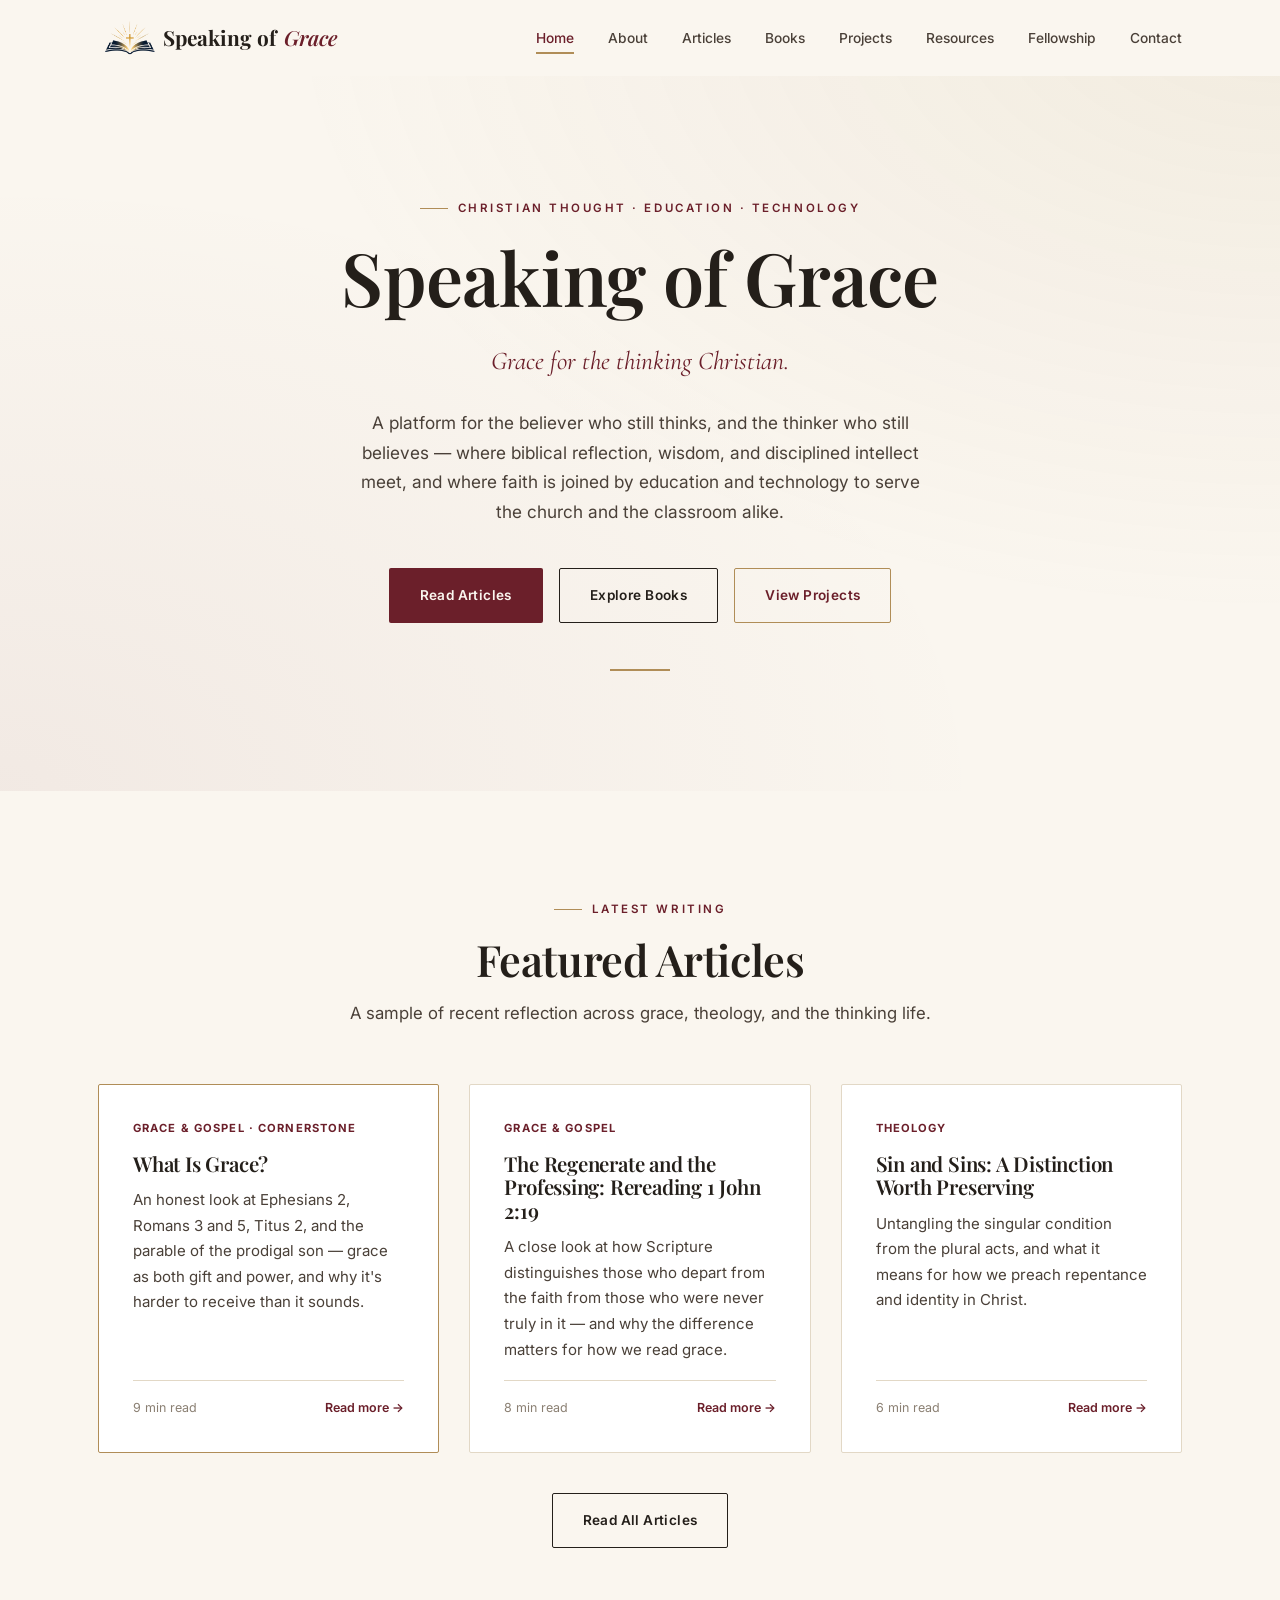
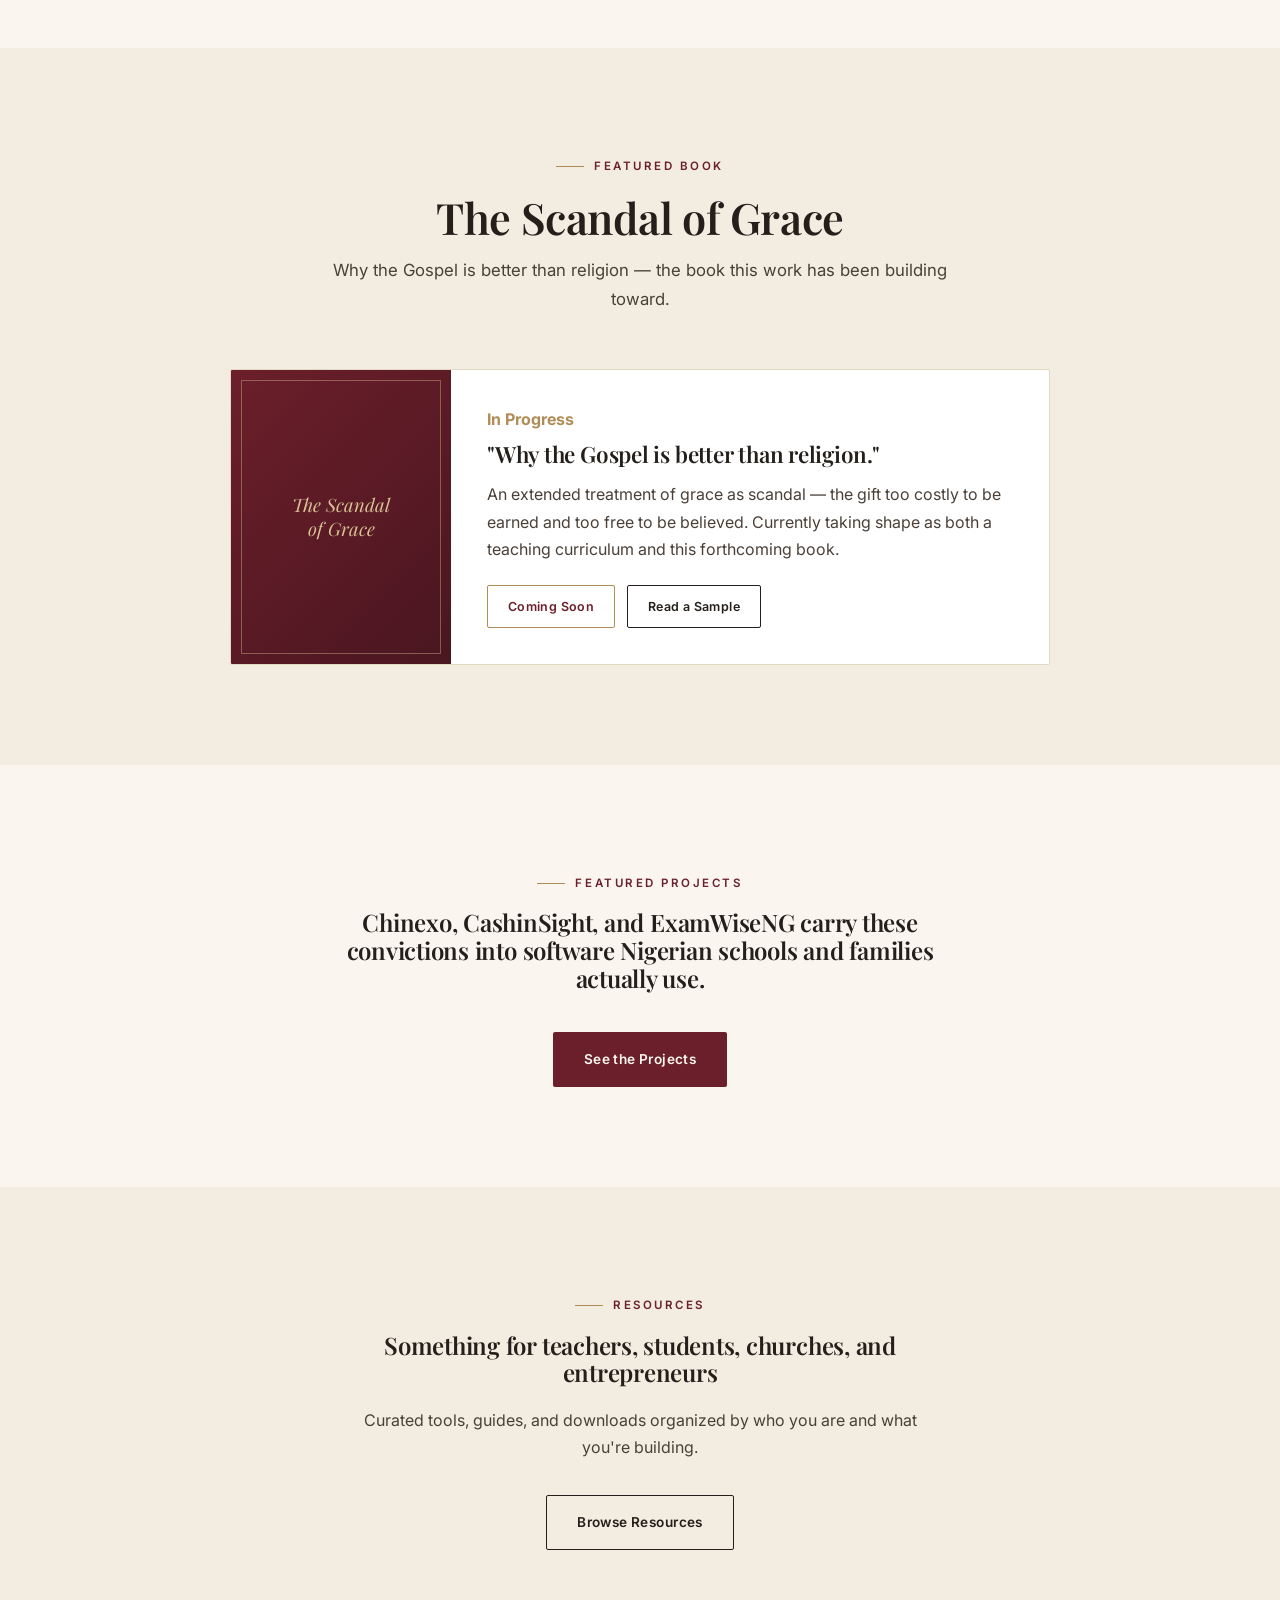
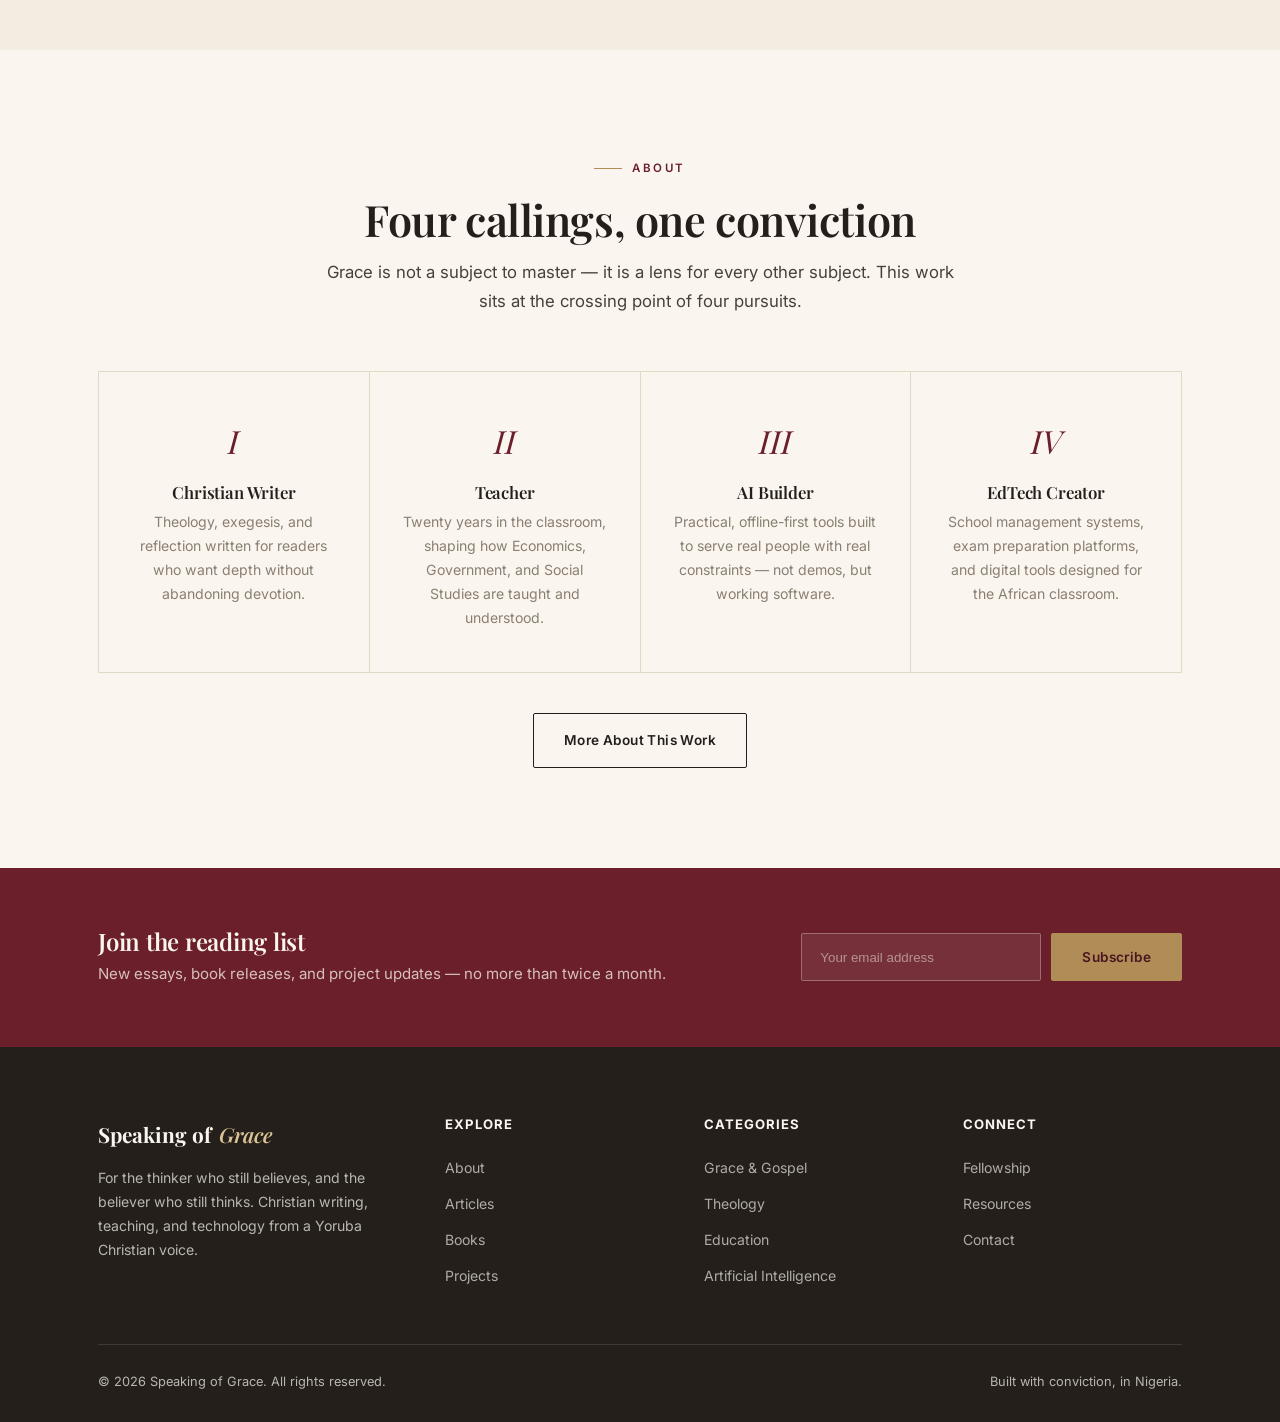
<file: index.html>
<!DOCTYPE html>
<html lang="en">
<head>
<meta charset="UTF-8">
<meta name="viewport" content="width=device-width, initial-scale=1.0">
<title>Speaking of Grace — Grace for the Thinking Christian</title>
<meta name="description" content="Speaking of Grace is a platform for Christian thought, biblical reflection, wisdom, education, and technology — for the thinker who still believes, and the believer who still thinks.">
<link rel="icon" type="image/png" href="favicon.png">
<link rel="apple-touch-icon" href="apple-touch-icon.png">
<link rel="stylesheet" href="style.css">
</head>
<body>

<header class="site-header">
  <nav class="nav">
    <a href="index.html" class="brand"><img src="logo-icon.png" alt="Speaking of Grace" class="brand-icon">Speaking of <span>Grace</span></a>
    <ul class="nav-links">
      <li><a href="index.html" class="active">Home</a></li>
      <li><a href="about.html">About</a></li>
      <li><a href="articles.html">Articles</a></li>
      <li><a href="books.html">Books</a></li>
      <li><a href="projects.html">Projects</a></li>
      <li><a href="resources.html">Resources</a></li>
      <li><a href="fellowship.html">Fellowship</a></li>
      <li><a href="contact.html">Contact</a></li>
    </ul>
    <button class="nav-toggle" aria-label="Toggle menu"><span></span><span></span><span></span></button>
  </nav>
</header>

<section class="hero">
  <div class="container hero-inner">
    <div class="eyebrow" style="justify-content:center;">Christian Thought &middot; Education &middot; Technology</div>
    <h1>Speaking of Grace</h1>
    <p class="tagline">Grace for the thinking Christian.</p>
    <p class="mission">
      A platform for the believer who still thinks, and the thinker who still believes —
      where biblical reflection, wisdom, and disciplined intellect meet, and where faith
      is joined by education and technology to serve the church and the classroom alike.
    </p>
    <div class="hero-actions">
      <a href="articles.html" class="btn btn-primary">Read Articles</a>
      <a href="books.html" class="btn btn-outline">Explore Books</a>
      <a href="projects.html" class="btn btn-gold">View Projects</a>
    </div>
    <div class="hero-divider"></div>
  </div>
</section>

<section class="section reveal">
  <div class="container">
    <div class="section-head">
      <div class="eyebrow" style="justify-content:center;">Latest Writing</div>
      <h2>Featured Articles</h2>
      <p>A sample of recent reflection across grace, theology, and the thinking life.</p>
    </div>
    <div class="grid grid-3">
      <div class="card article-card" style="border-color:var(--gold);">
        <div class="cat">Grace &amp; Gospel &middot; Cornerstone</div>
        <h3>What Is Grace?</h3>
        <p>An honest look at Ephesians 2, Romans 3 and 5, Titus 2, and the parable of the prodigal son — grace as both gift and power, and why it's harder to receive than it sounds.</p>
        <div class="meta"><span>9 min read</span><a href="what-is-grace.html" class="read-more">Read more →</a></div>
      </div>
      <div class="card article-card">
        <div class="cat">Grace &amp; Gospel</div>
        <h3>The Regenerate and the Professing: Rereading 1 John 2:19</h3>
        <p>A close look at how Scripture distinguishes those who depart from the faith from those who were never truly in it — and why the difference matters for how we read grace.</p>
        <div class="meta"><span>8 min read</span><a href="articles.html" class="read-more">Read more →</a></div>
      </div>
      <div class="card article-card">
        <div class="cat">Theology</div>
        <h3>Sin and Sins: A Distinction Worth Preserving</h3>
        <p>Untangling the singular condition from the plural acts, and what it means for how we preach repentance and identity in Christ.</p>
        <div class="meta"><span>6 min read</span><a href="articles.html" class="read-more">Read more →</a></div>
      </div>
    </div>
    <div style="text-align:center;margin-top:40px;">
      <a href="articles.html" class="btn btn-outline">Read All Articles</a>
    </div>
  </div>
</section>

<section class="section section-alt reveal">
  <div class="container">
    <div class="section-head">
      <div class="eyebrow" style="justify-content:center;">Featured Book</div>
      <h2>The Scandal of Grace</h2>
      <p>Why the Gospel is better than religion — the book this work has been building toward.</p>
    </div>
    <div style="max-width:820px;margin:0 auto;">
      <div class="card featured-split-card">
        <div class="book-cover" style="width:220px;flex-shrink:0;height:auto;min-height:240px;">
          <span>The Scandal<br>of Grace</span>
        </div>
        <div style="padding:36px;display:flex;flex-direction:column;justify-content:center;">
          <div class="tag" style="color:var(--gold);font-weight:700;margin-bottom:8px;">In Progress</div>
          <h3 style="font-size:1.4rem;margin-bottom:14px;">"Why the Gospel is better than religion."</h3>
          <p style="color:var(--ink-soft);margin-bottom:22px;">
            An extended treatment of grace as scandal — the gift too costly to be earned and too free
            to be believed. Currently taking shape as both a teaching curriculum and this forthcoming book.
          </p>
          <div style="display:flex;gap:12px;flex-wrap:wrap;">
            <a href="books.html" class="btn btn-gold btn-sm">Coming Soon</a>
            <a href="books.html" class="btn btn-outline btn-sm">Read a Sample</a>
          </div>
        </div>
      </div>
    </div>
  </div>
</section>

<section class="section reveal">
  <div class="container" style="text-align:center;">
    <div class="eyebrow" style="justify-content:center;">Featured Projects</div>
    <h2 style="max-width:640px;margin:0 auto 40px;">Chinexo, CashinSight, and ExamWiseNG carry these convictions into software Nigerian schools and families actually use.</h2>
    <a href="projects.html" class="btn btn-primary">See the Projects</a>
  </div>
</section>

<section class="section section-alt reveal">
  <div class="container" style="text-align:center;">
    <div class="eyebrow" style="justify-content:center;">Resources</div>
    <h2 style="max-width:640px;margin:0 auto 20px;">Something for teachers, students, churches, and entrepreneurs</h2>
    <p style="color:var(--ink-soft);max-width:560px;margin:0 auto 34px;">Curated tools, guides, and downloads organized by who you are and what you're building.</p>
    <a href="resources.html" class="btn btn-outline">Browse Resources</a>
  </div>
</section>

<section class="section reveal">
  <div class="container">
    <div class="section-head">
      <div class="eyebrow" style="justify-content:center;">About</div>
      <h2>Four callings, one conviction</h2>
      <p>Grace is not a subject to master — it is a lens for every other subject. This work sits at the crossing point of four pursuits.</p>
    </div>
    <div class="pillars">
      <div class="pillar">
        <div class="icon">I</div>
        <h3>Christian Writer</h3>
        <p>Theology, exegesis, and reflection written for readers who want depth without abandoning devotion.</p>
      </div>
      <div class="pillar">
        <div class="icon">II</div>
        <h3>Teacher</h3>
        <p>Twenty years in the classroom, shaping how Economics, Government, and Social Studies are taught and understood.</p>
      </div>
      <div class="pillar">
        <div class="icon">III</div>
        <h3>AI Builder</h3>
        <p>Practical, offline-first tools built to serve real people with real constraints — not demos, but working software.</p>
      </div>
      <div class="pillar">
        <div class="icon">IV</div>
        <h3>EdTech Creator</h3>
        <p>School management systems, exam preparation platforms, and digital tools designed for the African classroom.</p>
      </div>
    </div>
    <div style="text-align:center;margin-top:40px;">
      <a href="about.html" class="btn btn-outline">More About This Work</a>
    </div>
  </div>
</section>

<section class="newsletter reveal">
  <div class="container">
    <div>
      <h3>Join the reading list</h3>
      <p>New essays, book releases, and project updates — no more than twice a month.</p>
    </div>
    <form class="newsletter-form" id="newsletter-form">
      <input type="email" placeholder="Your email address" required>
      <button type="submit" class="btn">Subscribe</button>
    </form>
  </div>
</section>


<footer class="site-footer">
  <div class="container">
    <div class="footer-grid">
      <div class="footer-brand">
        <a href="index.html" class="brand">Speaking of <span>Grace</span></a>
        <p>For the thinker who still believes, and the believer who still thinks. Christian writing, teaching, and technology from a Yoruba Christian voice.</p>
      </div>
      <div class="footer-col">
        <h4>Explore</h4>
        <a href="about.html">About</a>
        <a href="articles.html">Articles</a>
        <a href="books.html">Books</a>
        <a href="projects.html">Projects</a>
      </div>
      <div class="footer-col">
        <h4>Categories</h4>
        <a href="articles.html">Grace &amp; Gospel</a>
        <a href="articles.html">Theology</a>
        <a href="articles.html">Education</a>
        <a href="articles.html">Artificial Intelligence</a>
      </div>
      <div class="footer-col">
        <h4>Connect</h4>
        <a href="fellowship.html">Fellowship</a>
        <a href="resources.html">Resources</a>
        <a href="contact.html">Contact</a>
      </div>
    </div>
    <div class="footer-bottom">
      <span>&copy; 2026 Speaking of Grace. All rights reserved.</span>
      <span>Built with conviction, in Nigeria.</span>
    </div>
  </div>
</footer>

<script src="main.js"></script>
</body>
</html>
</file>
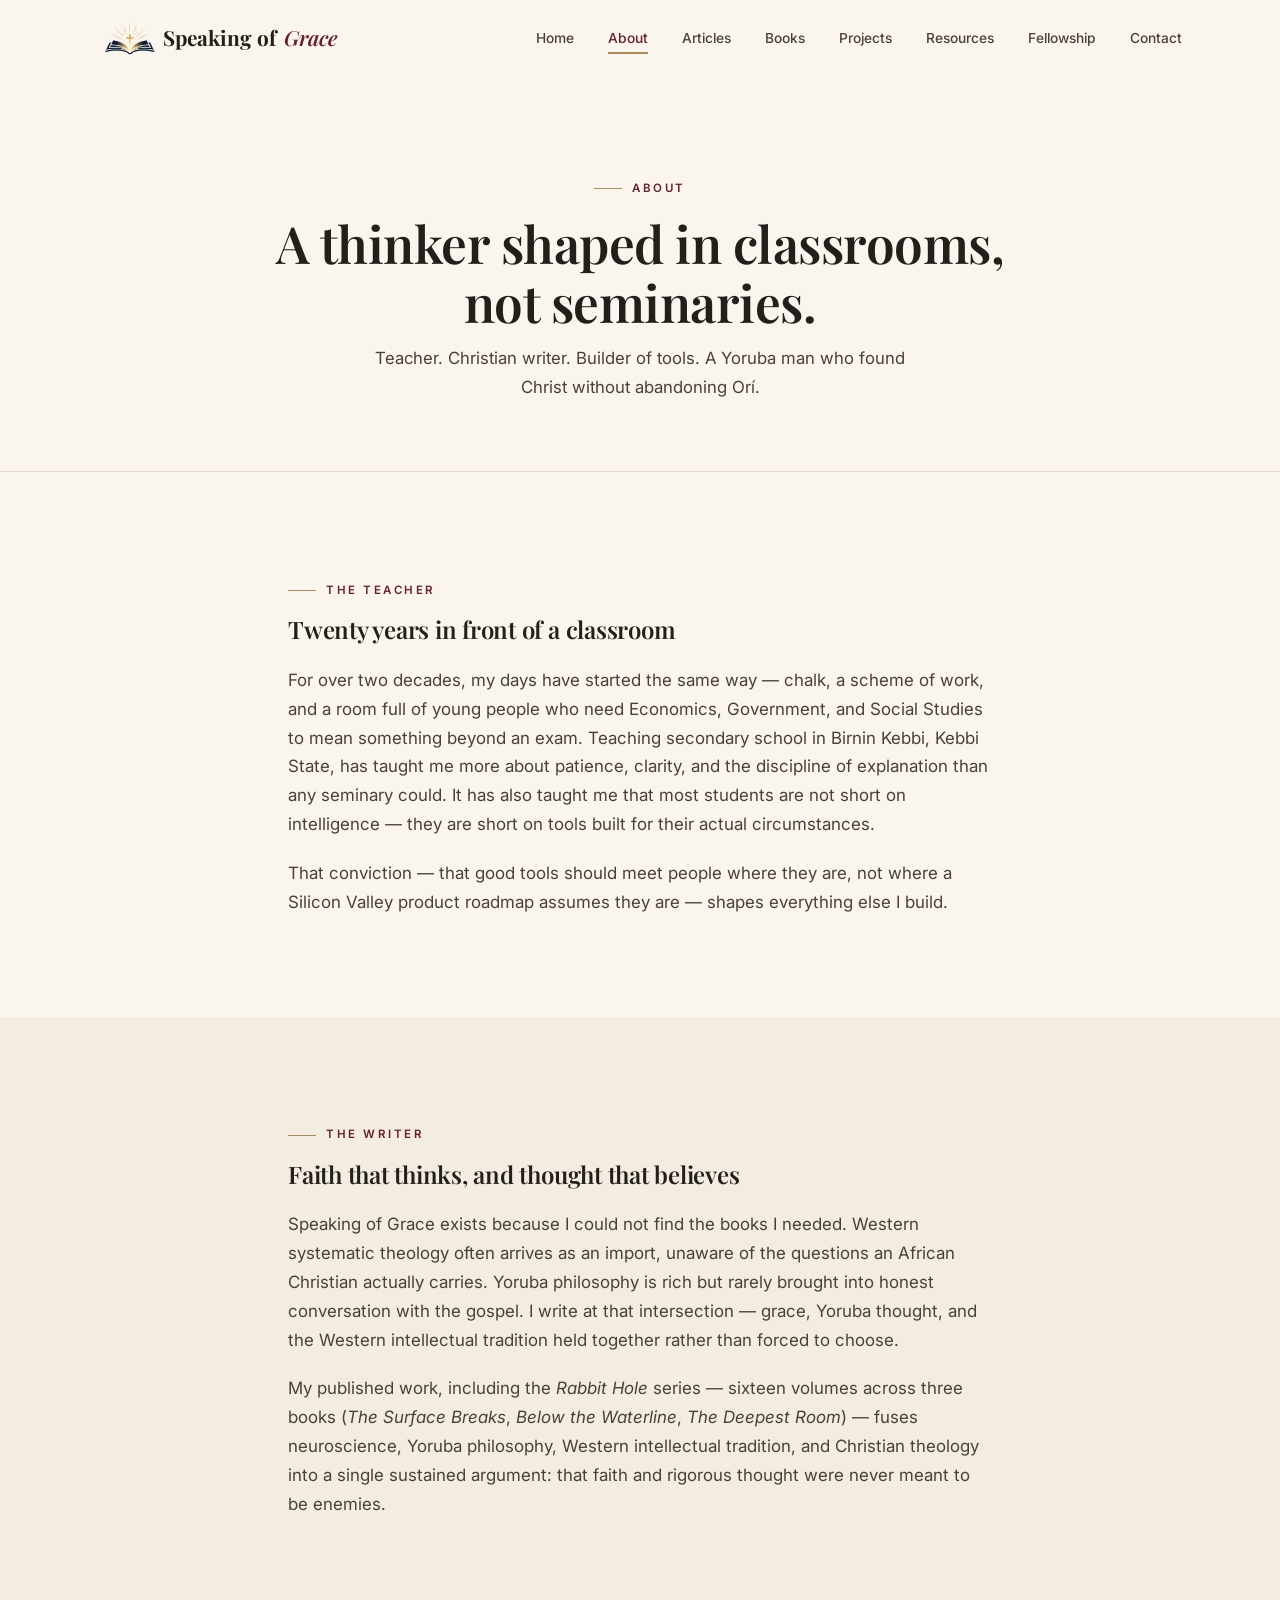
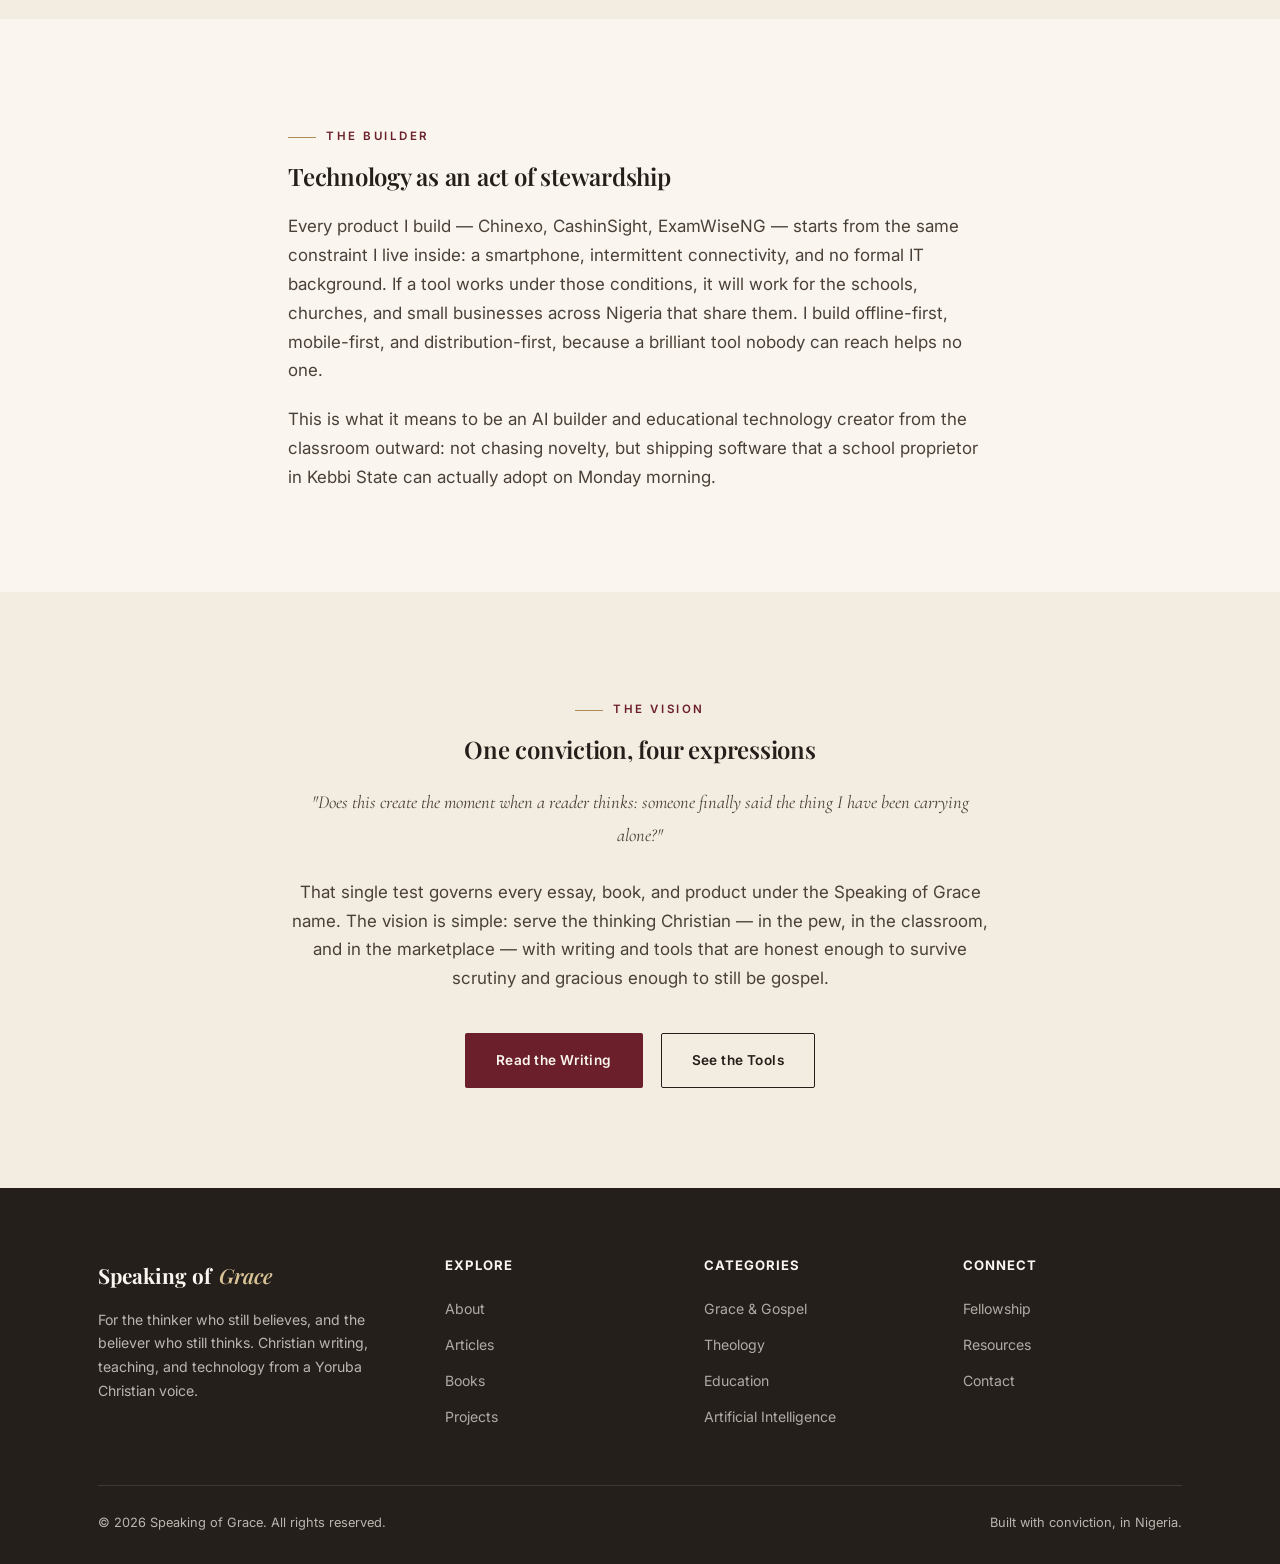
<file: about.html>
<!DOCTYPE html>
<html lang="en">
<head>
<meta charset="UTF-8">
<meta name="viewport" content="width=device-width, initial-scale=1.0">
<title>About — Speaking of Grace</title>
<meta name="description" content="Teacher, Christian writer, AI builder, and educational technology creator — the story and vision behind Speaking of Grace.">
<link rel="icon" type="image/png" href="favicon.png">
<link rel="apple-touch-icon" href="apple-touch-icon.png">
<link rel="stylesheet" href="style.css">
</head>
<body>

<header class="site-header">
  <nav class="nav">
    <a href="index.html" class="brand"><img src="logo-icon.png" alt="Speaking of Grace" class="brand-icon">Speaking of <span>Grace</span></a>
    <ul class="nav-links">
      <li><a href="index.html">Home</a></li>
      <li><a href="about.html" class="active">About</a></li>
      <li><a href="articles.html">Articles</a></li>
      <li><a href="books.html">Books</a></li>
      <li><a href="projects.html">Projects</a></li>
      <li><a href="resources.html">Resources</a></li>
      <li><a href="fellowship.html">Fellowship</a></li>
      <li><a href="contact.html">Contact</a></li>
    </ul>
    <button class="nav-toggle" aria-label="Toggle menu"><span></span><span></span><span></span></button>
  </nav>
</header>

<section class="page-hero">
  <div class="container">
    <div class="eyebrow" style="justify-content:center;">About</div>
    <h1>A thinker shaped in classrooms,<br>not seminaries.</h1>
    <p>Teacher. Christian writer. Builder of tools. A Yoruba man who found Christ without abandoning Orí.</p>
  </div>
</section>

<section class="section reveal">
  <div class="container" style="max-width:760px;">
    <div class="eyebrow">The Teacher</div>
    <h2 style="margin-bottom:22px;">Twenty years in front of a classroom</h2>
    <p style="color:var(--ink-soft);font-size:1.06rem;margin-bottom:20px;">
      For over two decades, my days have started the same way — chalk, a scheme of work, and a room full of
      young people who need Economics, Government, and Social Studies to mean something beyond an exam. Teaching
      secondary school in Birnin Kebbi, Kebbi State, has taught me more about patience, clarity, and the discipline
      of explanation than any seminary could. It has also taught me that most students are not short on intelligence —
      they are short on tools built for their actual circumstances.
    </p>
    <p style="color:var(--ink-soft);font-size:1.06rem;">
      That conviction — that good tools should meet people where they are, not where a Silicon Valley product
      roadmap assumes they are — shapes everything else I build.
    </p>
  </div>
</section>

<section class="section section-alt reveal">
  <div class="container" style="max-width:760px;">
    <div class="eyebrow">The Writer</div>
    <h2 style="margin-bottom:22px;">Faith that thinks, and thought that believes</h2>
    <p style="color:var(--ink-soft);font-size:1.06rem;margin-bottom:20px;">
      Speaking of Grace exists because I could not find the books I needed. Western systematic theology often
      arrives as an import, unaware of the questions an African Christian actually carries. Yoruba philosophy
      is rich but rarely brought into honest conversation with the gospel. I write at that intersection — grace,
      Yoruba thought, and the Western intellectual tradition held together rather than forced to choose.
    </p>
    <p style="color:var(--ink-soft);font-size:1.06rem;">
      My published work, including the <em>Rabbit Hole</em> series — sixteen volumes across three books
      (<em>The Surface Breaks</em>, <em>Below the Waterline</em>, <em>The Deepest Room</em>) — fuses neuroscience,
      Yoruba philosophy, Western intellectual tradition, and Christian theology into a single sustained argument:
      that faith and rigorous thought were never meant to be enemies.
    </p>
  </div>
</section>

<section class="section reveal">
  <div class="container" style="max-width:760px;">
    <div class="eyebrow">The Builder</div>
    <h2 style="margin-bottom:22px;">Technology as an act of stewardship</h2>
    <p style="color:var(--ink-soft);font-size:1.06rem;margin-bottom:20px;">
      Every product I build — Chinexo, CashinSight, ExamWiseNG — starts from the same constraint I live inside:
      a smartphone, intermittent connectivity, and no formal IT background. If a tool works under those conditions,
      it will work for the schools, churches, and small businesses across Nigeria that share them. I build
      offline-first, mobile-first, and distribution-first, because a brilliant tool nobody can reach helps no one.
    </p>
    <p style="color:var(--ink-soft);font-size:1.06rem;">
      This is what it means to be an AI builder and educational technology creator from the classroom outward:
      not chasing novelty, but shipping software that a school proprietor in Kebbi State can actually adopt on
      Monday morning.
    </p>
  </div>
</section>

<section class="section section-alt reveal">
  <div class="container" style="max-width:760px;text-align:center;">
    <div class="eyebrow" style="justify-content:center;">The Vision</div>
    <h2 style="margin-bottom:22px;">One conviction, four expressions</h2>
    <p style="color:var(--ink-soft);font-size:1.15rem;font-family:var(--accent-serif);font-style:italic;line-height:1.8;">
      "Does this create the moment when a reader thinks: someone finally said the thing I have been carrying alone?"
    </p>
    <p style="color:var(--ink-soft);font-size:1.06rem;margin-top:26px;">
      That single test governs every essay, book, and product under the Speaking of Grace name. The vision is
      simple: serve the thinking Christian — in the pew, in the classroom, and in the marketplace — with writing
      and tools that are honest enough to survive scrutiny and gracious enough to still be gospel.
    </p>
    <div style="margin-top:40px;">
      <a href="articles.html" class="btn btn-primary">Read the Writing</a>
      <a href="projects.html" class="btn btn-outline" style="margin-left:14px;">See the Tools</a>
    </div>
  </div>
</section>

<footer class="site-footer">
  <div class="container">
    <div class="footer-grid">
      <div class="footer-brand">
        <a href="index.html" class="brand">Speaking of <span>Grace</span></a>
        <p>For the thinker who still believes, and the believer who still thinks. Christian writing, teaching, and technology from a Yoruba Christian voice.</p>
      </div>
      <div class="footer-col">
        <h4>Explore</h4>
        <a href="about.html">About</a>
        <a href="articles.html">Articles</a>
        <a href="books.html">Books</a>
        <a href="projects.html">Projects</a>
      </div>
      <div class="footer-col">
        <h4>Categories</h4>
        <a href="articles.html">Grace &amp; Gospel</a>
        <a href="articles.html">Theology</a>
        <a href="articles.html">Education</a>
        <a href="articles.html">Artificial Intelligence</a>
      </div>
      <div class="footer-col">
        <h4>Connect</h4>
        <a href="fellowship.html">Fellowship</a>
        <a href="resources.html">Resources</a>
        <a href="contact.html">Contact</a>
      </div>
    </div>
    <div class="footer-bottom">
      <span>&copy; 2026 Speaking of Grace. All rights reserved.</span>
      <span>Built with conviction, in Nigeria.</span>
    </div>
  </div>
</footer>

<script src="main.js"></script>
</body>
</html>
</file>
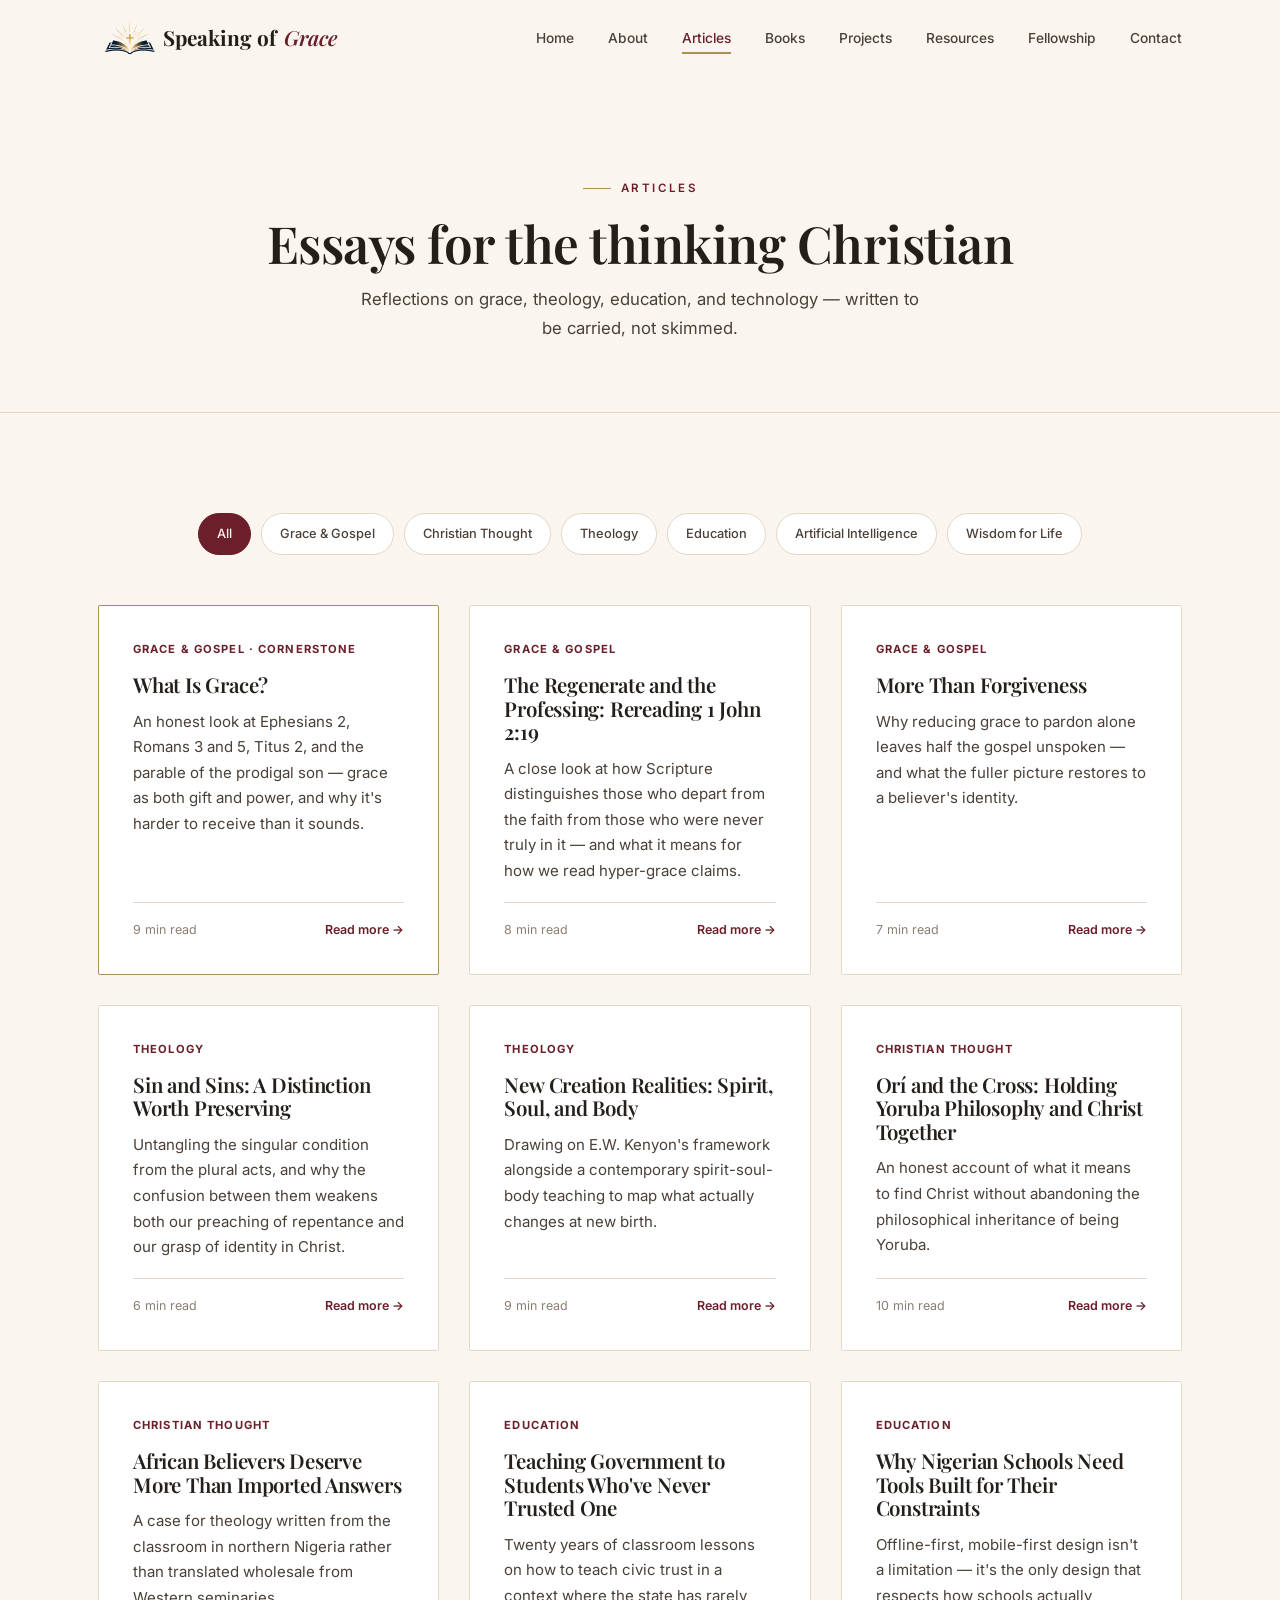
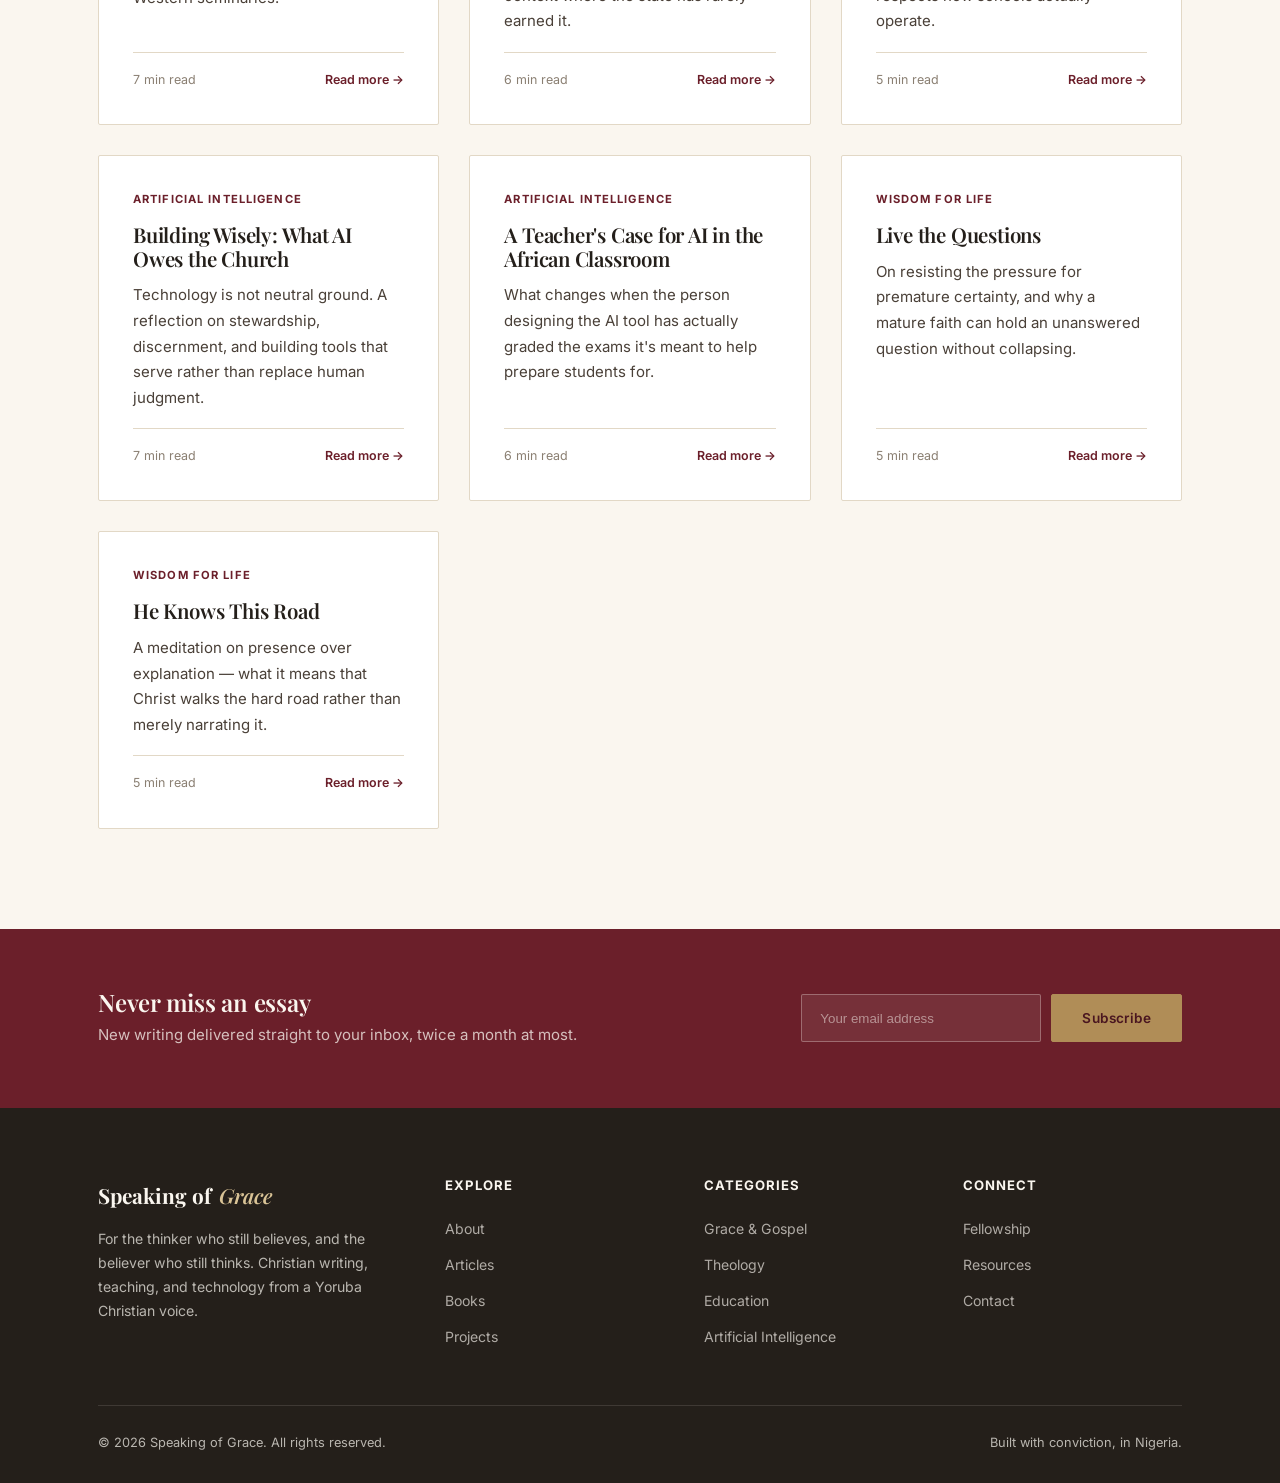
<file: articles.html>
<!DOCTYPE html>
<html lang="en">
<head>
<meta charset="UTF-8">
<meta name="viewport" content="width=device-width, initial-scale=1.0">
<title>Articles — Speaking of Grace</title>
<meta name="description" content="Essays on grace, Christian thought, theology, education, artificial intelligence, and wisdom for life.">
<link rel="icon" type="image/png" href="favicon.png">
<link rel="apple-touch-icon" href="apple-touch-icon.png">
<link rel="stylesheet" href="style.css">
</head>
<body>

<header class="site-header">
  <nav class="nav">
    <a href="index.html" class="brand"><img src="logo-icon.png" alt="Speaking of Grace" class="brand-icon">Speaking of <span>Grace</span></a>
    <ul class="nav-links">
      <li><a href="index.html">Home</a></li>
      <li><a href="about.html">About</a></li>
      <li><a href="articles.html" class="active">Articles</a></li>
      <li><a href="books.html">Books</a></li>
      <li><a href="projects.html">Projects</a></li>
      <li><a href="resources.html">Resources</a></li>
      <li><a href="fellowship.html">Fellowship</a></li>
      <li><a href="contact.html">Contact</a></li>
    </ul>
    <button class="nav-toggle" aria-label="Toggle menu"><span></span><span></span><span></span></button>
  </nav>
</header>

<section class="page-hero">
  <div class="container">
    <div class="eyebrow" style="justify-content:center;">Articles</div>
    <h1>Essays for the thinking Christian</h1>
    <p>Reflections on grace, theology, education, and technology — written to be carried, not skimmed.</p>
  </div>
</section>

<section class="section reveal">
  <div class="container">

    <div class="filter-bar">
      <div class="filter-chip active" data-filter="all">All</div>
      <div class="filter-chip" data-filter="grace">Grace &amp; Gospel</div>
      <div class="filter-chip" data-filter="thought">Christian Thought</div>
      <div class="filter-chip" data-filter="theology">Theology</div>
      <div class="filter-chip" data-filter="education">Education</div>
      <div class="filter-chip" data-filter="ai">Artificial Intelligence</div>
      <div class="filter-chip" data-filter="wisdom">Wisdom for Life</div>
    </div>

    <div class="grid grid-3">

      <div class="card article-card" data-category="grace" style="border-color:var(--gold);">
        <div class="cat">Grace &amp; Gospel &middot; Cornerstone</div>
        <h3>What Is Grace?</h3>
        <p>An honest look at Ephesians 2, Romans 3 and 5, Titus 2, and the parable of the prodigal son — grace as both gift and power, and why it's harder to receive than it sounds.</p>
        <div class="meta"><span>9 min read</span><a href="what-is-grace.html" class="read-more">Read more →</a></div>
      </div>

      <div class="card article-card" data-category="grace">
        <div class="cat">Grace &amp; Gospel</div>
        <h3>The Regenerate and the Professing: Rereading 1 John 2:19</h3>
        <p>A close look at how Scripture distinguishes those who depart from the faith from those who were never truly in it — and what it means for how we read hyper-grace claims.</p>
        <div class="meta"><span>8 min read</span><a href="#" class="read-more">Read more →</a></div>
      </div>

      <div class="card article-card" data-category="grace">
        <div class="cat">Grace &amp; Gospel</div>
        <h3>More Than Forgiveness</h3>
        <p>Why reducing grace to pardon alone leaves half the gospel unspoken — and what the fuller picture restores to a believer's identity.</p>
        <div class="meta"><span>7 min read</span><a href="#" class="read-more">Read more →</a></div>
      </div>

      <div class="card article-card" data-category="theology">
        <div class="cat">Theology</div>
        <h3>Sin and Sins: A Distinction Worth Preserving</h3>
        <p>Untangling the singular condition from the plural acts, and why the confusion between them weakens both our preaching of repentance and our grasp of identity in Christ.</p>
        <div class="meta"><span>6 min read</span><a href="#" class="read-more">Read more →</a></div>
      </div>

      <div class="card article-card" data-category="theology">
        <div class="cat">Theology</div>
        <h3>New Creation Realities: Spirit, Soul, and Body</h3>
        <p>Drawing on E.W. Kenyon's framework alongside a contemporary spirit-soul-body teaching to map what actually changes at new birth.</p>
        <div class="meta"><span>9 min read</span><a href="#" class="read-more">Read more →</a></div>
      </div>

      <div class="card article-card" data-category="thought">
        <div class="cat">Christian Thought</div>
        <h3>Orí and the Cross: Holding Yoruba Philosophy and Christ Together</h3>
        <p>An honest account of what it means to find Christ without abandoning the philosophical inheritance of being Yoruba.</p>
        <div class="meta"><span>10 min read</span><a href="#" class="read-more">Read more →</a></div>
      </div>

      <div class="card article-card" data-category="thought">
        <div class="cat">Christian Thought</div>
        <h3>African Believers Deserve More Than Imported Answers</h3>
        <p>A case for theology written from the classroom in northern Nigeria rather than translated wholesale from Western seminaries.</p>
        <div class="meta"><span>7 min read</span><a href="#" class="read-more">Read more →</a></div>
      </div>

      <div class="card article-card" data-category="education">
        <div class="cat">Education</div>
        <h3>Teaching Government to Students Who've Never Trusted One</h3>
        <p>Twenty years of classroom lessons on how to teach civic trust in a context where the state has rarely earned it.</p>
        <div class="meta"><span>6 min read</span><a href="#" class="read-more">Read more →</a></div>
      </div>

      <div class="card article-card" data-category="education">
        <div class="cat">Education</div>
        <h3>Why Nigerian Schools Need Tools Built for Their Constraints</h3>
        <p>Offline-first, mobile-first design isn't a limitation — it's the only design that respects how schools actually operate.</p>
        <div class="meta"><span>5 min read</span><a href="#" class="read-more">Read more →</a></div>
      </div>

      <div class="card article-card" data-category="ai">
        <div class="cat">Artificial Intelligence</div>
        <h3>Building Wisely: What AI Owes the Church</h3>
        <p>Technology is not neutral ground. A reflection on stewardship, discernment, and building tools that serve rather than replace human judgment.</p>
        <div class="meta"><span>7 min read</span><a href="#" class="read-more">Read more →</a></div>
      </div>

      <div class="card article-card" data-category="ai">
        <div class="cat">Artificial Intelligence</div>
        <h3>A Teacher's Case for AI in the African Classroom</h3>
        <p>What changes when the person designing the AI tool has actually graded the exams it's meant to help prepare students for.</p>
        <div class="meta"><span>6 min read</span><a href="#" class="read-more">Read more →</a></div>
      </div>

      <div class="card article-card" data-category="wisdom">
        <div class="cat">Wisdom for Life</div>
        <h3>Live the Questions</h3>
        <p>On resisting the pressure for premature certainty, and why a mature faith can hold an unanswered question without collapsing.</p>
        <div class="meta"><span>5 min read</span><a href="#" class="read-more">Read more →</a></div>
      </div>

      <div class="card article-card" data-category="wisdom">
        <div class="cat">Wisdom for Life</div>
        <h3>He Knows This Road</h3>
        <p>A meditation on presence over explanation — what it means that Christ walks the hard road rather than merely narrating it.</p>
        <div class="meta"><span>5 min read</span><a href="#" class="read-more">Read more →</a></div>
      </div>

    </div>
  </div>
</section>

<section class="newsletter reveal">
  <div class="container">
    <div>
      <h3>Never miss an essay</h3>
      <p>New writing delivered straight to your inbox, twice a month at most.</p>
    </div>
    <form class="newsletter-form" id="newsletter-form">
      <input type="email" placeholder="Your email address" required>
      <button type="submit" class="btn">Subscribe</button>
    </form>
  </div>
</section>

<footer class="site-footer">
  <div class="container">
    <div class="footer-grid">
      <div class="footer-brand">
        <a href="index.html" class="brand">Speaking of <span>Grace</span></a>
        <p>For the thinker who still believes, and the believer who still thinks. Christian writing, teaching, and technology from a Yoruba Christian voice.</p>
      </div>
      <div class="footer-col">
        <h4>Explore</h4>
        <a href="about.html">About</a>
        <a href="articles.html">Articles</a>
        <a href="books.html">Books</a>
        <a href="projects.html">Projects</a>
      </div>
      <div class="footer-col">
        <h4>Categories</h4>
        <a href="articles.html">Grace &amp; Gospel</a>
        <a href="articles.html">Theology</a>
        <a href="articles.html">Education</a>
        <a href="articles.html">Artificial Intelligence</a>
      </div>
      <div class="footer-col">
        <h4>Connect</h4>
        <a href="fellowship.html">Fellowship</a>
        <a href="resources.html">Resources</a>
        <a href="contact.html">Contact</a>
      </div>
    </div>
    <div class="footer-bottom">
      <span>&copy; 2026 Speaking of Grace. All rights reserved.</span>
      <span>Built with conviction, in Nigeria.</span>
    </div>
  </div>
</footer>

<script src="main.js"></script>
</body>
</html>
</file>
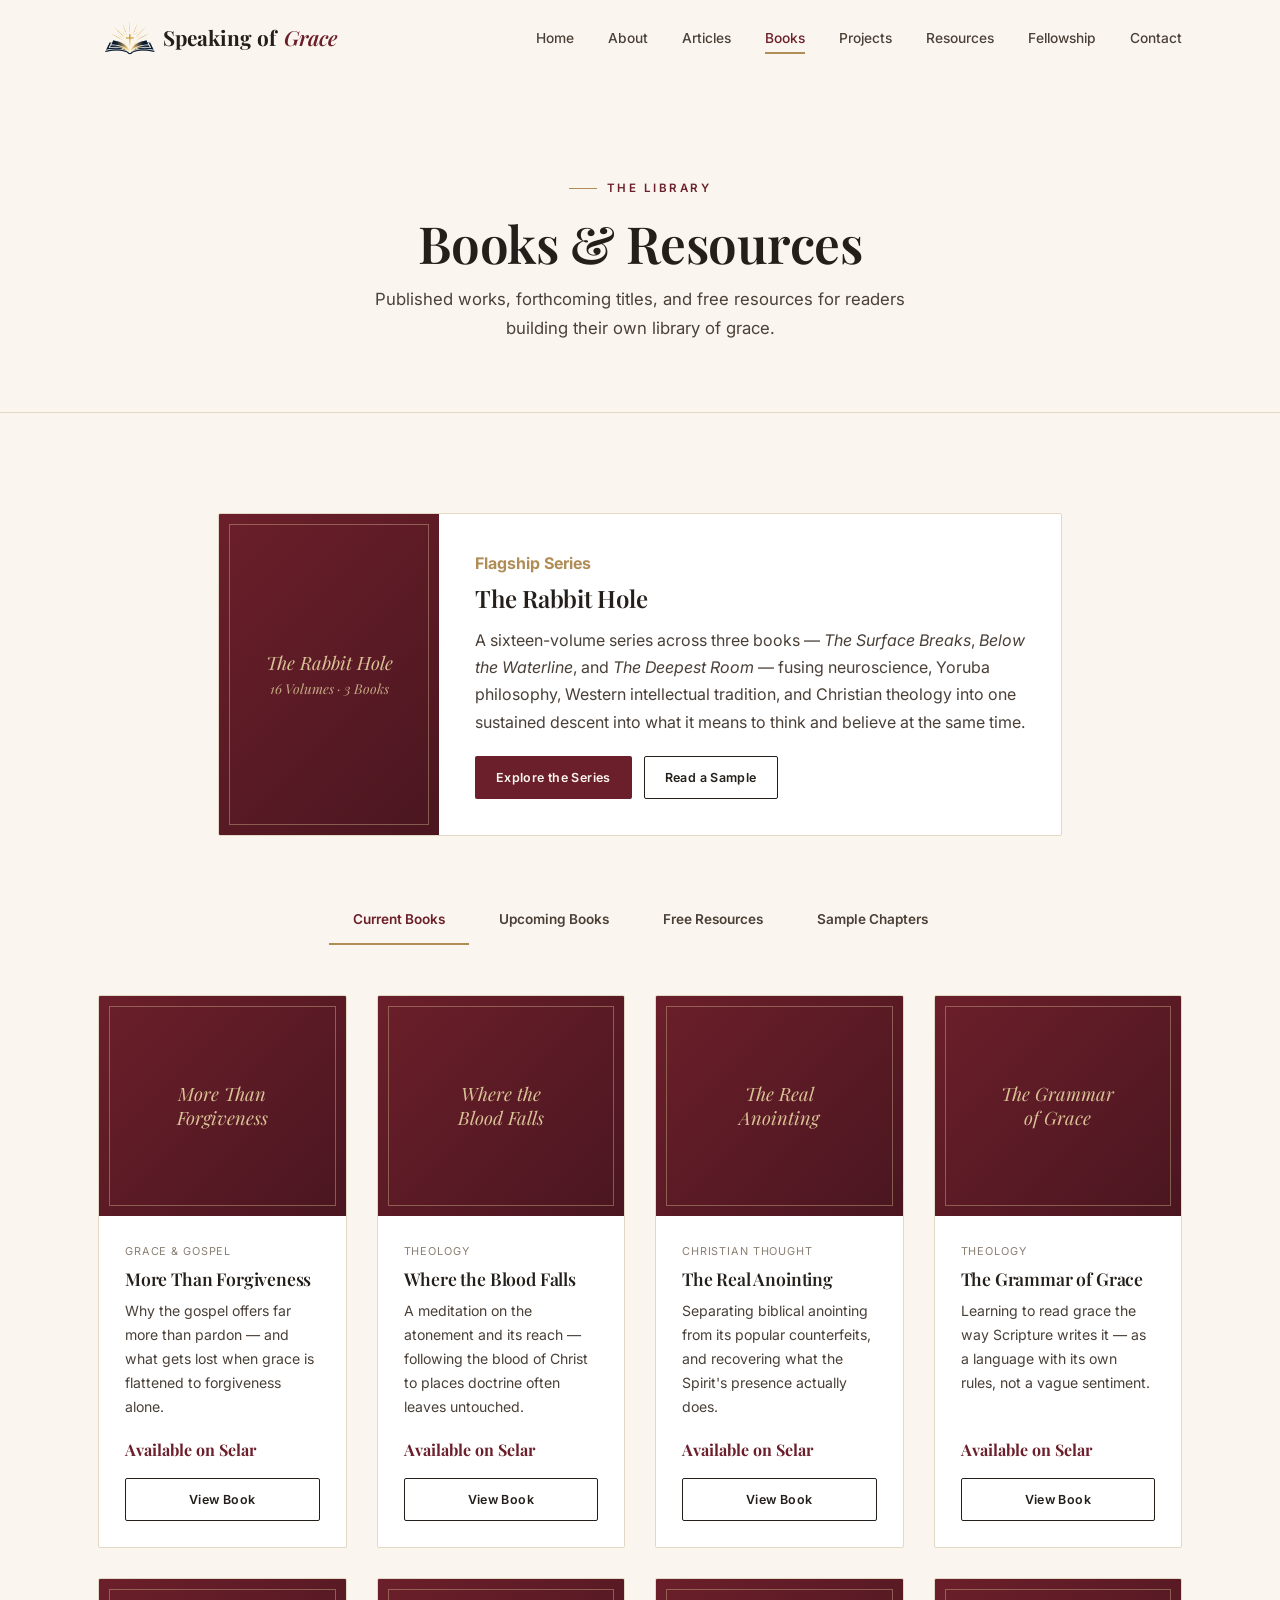
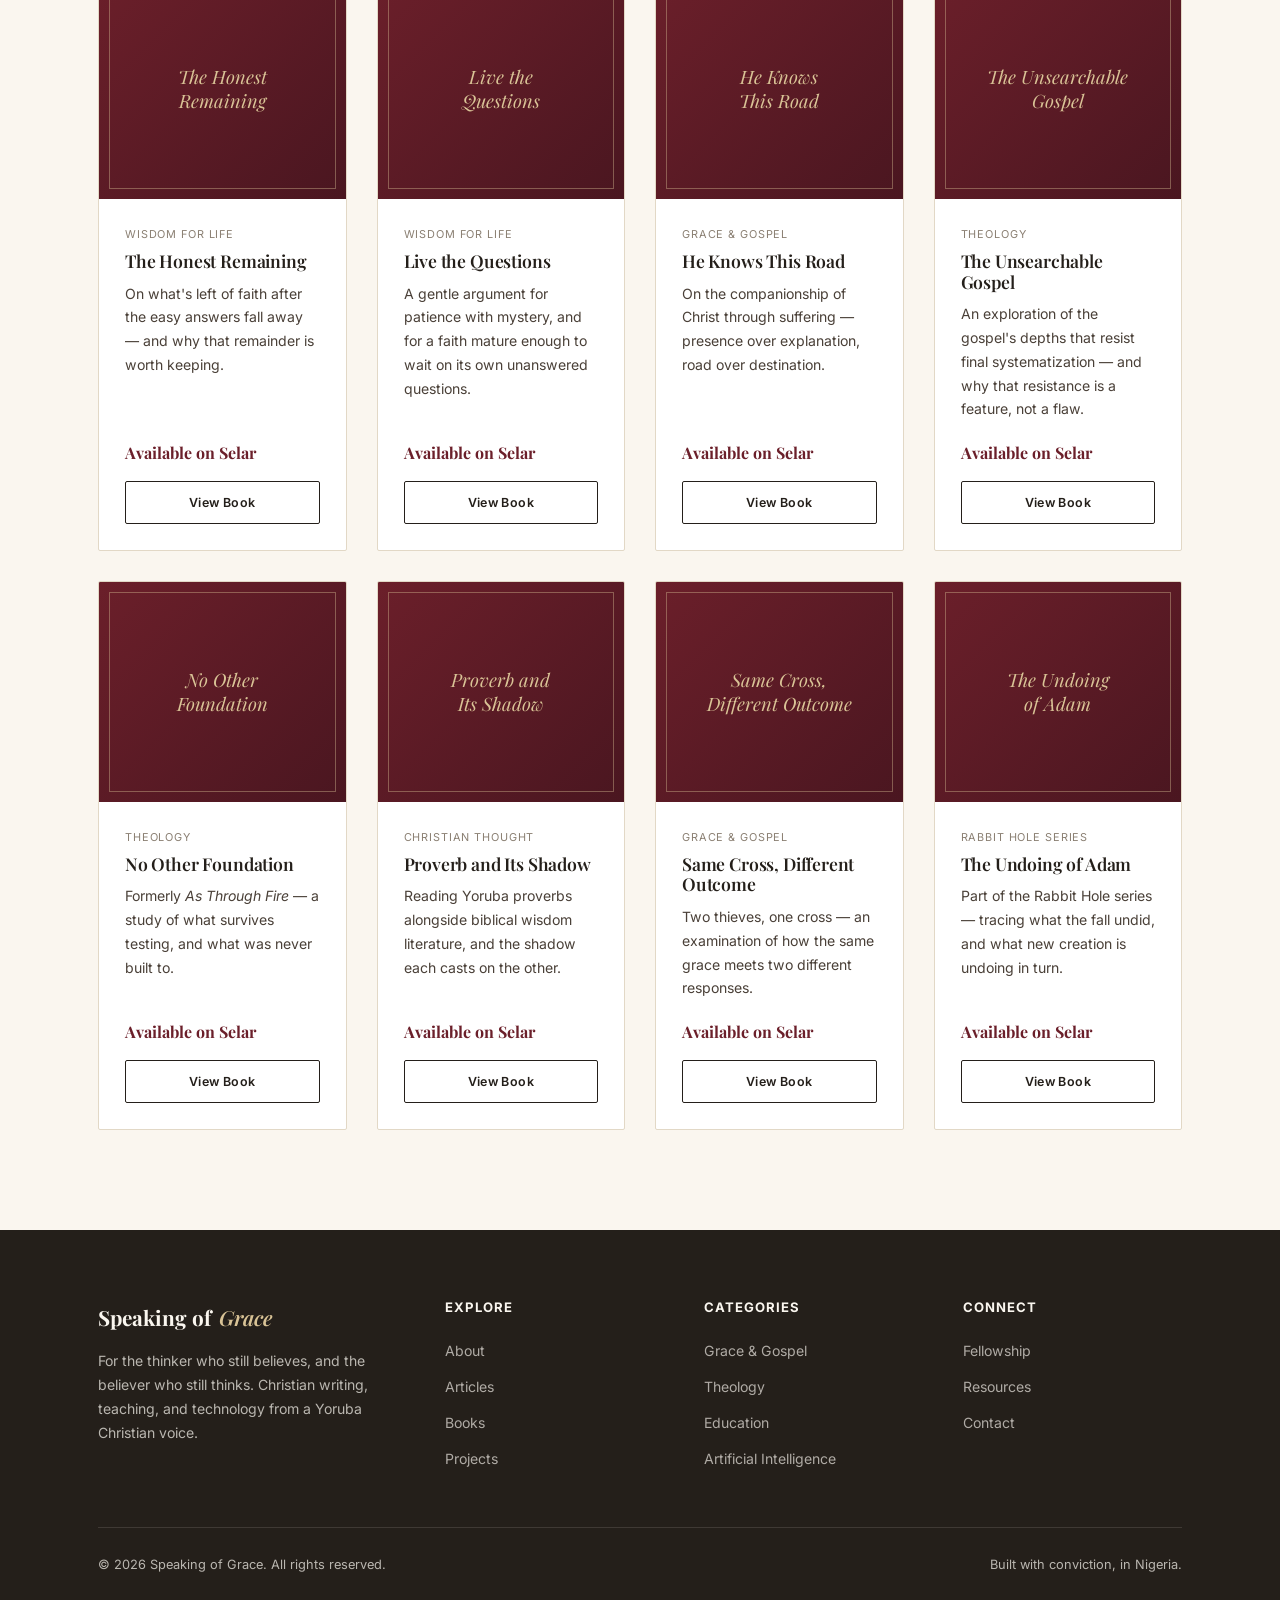
<file: books.html>
<!DOCTYPE html>
<html lang="en">
<head>
<meta charset="UTF-8">
<meta name="viewport" content="width=device-width, initial-scale=1.0">
<title>Books — Speaking of Grace</title>
<meta name="description" content="Current books, upcoming releases, free resources, and sample chapters from Speaking of Grace, including the 16-volume Rabbit Hole series.">
<link rel="icon" type="image/png" href="favicon.png">
<link rel="apple-touch-icon" href="apple-touch-icon.png">
<link rel="stylesheet" href="style.css">
</head>
<body>

<header class="site-header">
  <nav class="nav">
    <a href="index.html" class="brand"><img src="logo-icon.png" alt="Speaking of Grace" class="brand-icon">Speaking of <span>Grace</span></a>
    <ul class="nav-links">
      <li><a href="index.html">Home</a></li>
      <li><a href="about.html">About</a></li>
      <li><a href="articles.html">Articles</a></li>
      <li><a href="books.html" class="active">Books</a></li>
      <li><a href="projects.html">Projects</a></li>
      <li><a href="resources.html">Resources</a></li>
      <li><a href="fellowship.html">Fellowship</a></li>
      <li><a href="contact.html">Contact</a></li>
    </ul>
    <button class="nav-toggle" aria-label="Toggle menu"><span></span><span></span><span></span></button>
  </nav>
</header>

<section class="page-hero">
  <div class="container">
    <div class="eyebrow" style="justify-content:center;">The Library</div>
    <h1>Books &amp; Resources</h1>
    <p>Published works, forthcoming titles, and free resources for readers building their own library of grace.</p>
  </div>
</section>

<section class="section reveal">
  <div class="container" style="max-width:900px;margin:0 auto 60px;">
    <div class="card featured-split-card">
      <div class="book-cover" style="width:220px;flex-shrink:0;height:auto;min-height:260px;">
        <span>The Rabbit Hole<br><em style="font-size:0.85rem;opacity:0.85;">16 Volumes &middot; 3 Books</em></span>
      </div>
      <div style="padding:36px;">
        <div class="tag" style="color:var(--gold);font-weight:700;">Flagship Series</div>
        <h3 style="font-size:1.5rem;margin:8px 0 14px;">The Rabbit Hole</h3>
        <p style="color:var(--ink-soft);margin-bottom:20px;">
          A sixteen-volume series across three books — <em>The Surface Breaks</em>, <em>Below the Waterline</em>,
          and <em>The Deepest Room</em> — fusing neuroscience, Yoruba philosophy, Western intellectual tradition,
          and Christian theology into one sustained descent into what it means to think and believe at the same time.
        </p>
        <div style="display:flex;gap:12px;flex-wrap:wrap;">
          <a href="#" class="btn btn-primary btn-sm">Explore the Series</a>
          <a href="#" class="btn btn-outline btn-sm">Read a Sample</a>
        </div>
      </div>
    </div>
  </div>

  <div class="container">
    <div class="book-tabs">
      <div class="book-tab active" data-panel="panel-current">Current Books</div>
      <div class="book-tab" data-panel="panel-upcoming">Upcoming Books</div>
      <div class="book-tab" data-panel="panel-free">Free Resources</div>
      <div class="book-tab" data-panel="panel-sample">Sample Chapters</div>
    </div>

    <!-- CURRENT BOOKS -->
    <div class="book-panel grid grid-4 active" id="panel-current">
      <div class="card book-card">
        <div class="book-cover"><span>More Than<br>Forgiveness</span></div>
        <div class="book-info">
          <div class="tag">Grace &amp; Gospel</div>
          <h3>More Than Forgiveness</h3>
          <p>Why the gospel offers far more than pardon — and what gets lost when grace is flattened to forgiveness alone.</p>
          <div class="price">Available on Selar</div>
          <a href="#" class="btn btn-outline btn-sm btn-block">View Book</a>
        </div>
      </div>
      <div class="card book-card">
        <div class="book-cover"><span>Where the<br>Blood Falls</span></div>
        <div class="book-info">
          <div class="tag">Theology</div>
          <h3>Where the Blood Falls</h3>
          <p>A meditation on the atonement and its reach — following the blood of Christ to places doctrine often leaves untouched.</p>
          <div class="price">Available on Selar</div>
          <a href="#" class="btn btn-outline btn-sm btn-block">View Book</a>
        </div>
      </div>
      <div class="card book-card">
        <div class="book-cover"><span>The Real<br>Anointing</span></div>
        <div class="book-info">
          <div class="tag">Christian Thought</div>
          <h3>The Real Anointing</h3>
          <p>Separating biblical anointing from its popular counterfeits, and recovering what the Spirit's presence actually does.</p>
          <div class="price">Available on Selar</div>
          <a href="#" class="btn btn-outline btn-sm btn-block">View Book</a>
        </div>
      </div>
      <div class="card book-card">
        <div class="book-cover"><span>The Grammar<br>of Grace</span></div>
        <div class="book-info">
          <div class="tag">Theology</div>
          <h3>The Grammar of Grace</h3>
          <p>Learning to read grace the way Scripture writes it — as a language with its own rules, not a vague sentiment.</p>
          <div class="price">Available on Selar</div>
          <a href="#" class="btn btn-outline btn-sm btn-block">View Book</a>
        </div>
      </div>
      <div class="card book-card">
        <div class="book-cover"><span>The Honest<br>Remaining</span></div>
        <div class="book-info">
          <div class="tag">Wisdom for Life</div>
          <h3>The Honest Remaining</h3>
          <p>On what's left of faith after the easy answers fall away — and why that remainder is worth keeping.</p>
          <div class="price">Available on Selar</div>
          <a href="#" class="btn btn-outline btn-sm btn-block">View Book</a>
        </div>
      </div>
      <div class="card book-card">
        <div class="book-cover"><span>Live the<br>Questions</span></div>
        <div class="book-info">
          <div class="tag">Wisdom for Life</div>
          <h3>Live the Questions</h3>
          <p>A gentle argument for patience with mystery, and for a faith mature enough to wait on its own unanswered questions.</p>
          <div class="price">Available on Selar</div>
          <a href="#" class="btn btn-outline btn-sm btn-block">View Book</a>
        </div>
      </div>
      <div class="card book-card">
        <div class="book-cover"><span>He Knows<br>This Road</span></div>
        <div class="book-info">
          <div class="tag">Grace &amp; Gospel</div>
          <h3>He Knows This Road</h3>
          <p>On the companionship of Christ through suffering — presence over explanation, road over destination.</p>
          <div class="price">Available on Selar</div>
          <a href="#" class="btn btn-outline btn-sm btn-block">View Book</a>
        </div>
      </div>
      <div class="card book-card">
        <div class="book-cover"><span>The Unsearchable<br>Gospel</span></div>
        <div class="book-info">
          <div class="tag">Theology</div>
          <h3>The Unsearchable Gospel</h3>
          <p>An exploration of the gospel's depths that resist final systematization — and why that resistance is a feature, not a flaw.</p>
          <div class="price">Available on Selar</div>
          <a href="#" class="btn btn-outline btn-sm btn-block">View Book</a>
        </div>
      </div>
      <div class="card book-card">
        <div class="book-cover"><span>No Other<br>Foundation</span></div>
        <div class="book-info">
          <div class="tag">Theology</div>
          <h3>No Other Foundation</h3>
          <p>Formerly <em>As Through Fire</em> — a study of what survives testing, and what was never built to.</p>
          <div class="price">Available on Selar</div>
          <a href="#" class="btn btn-outline btn-sm btn-block">View Book</a>
        </div>
      </div>
      <div class="card book-card">
        <div class="book-cover"><span>Proverb and<br>Its Shadow</span></div>
        <div class="book-info">
          <div class="tag">Christian Thought</div>
          <h3>Proverb and Its Shadow</h3>
          <p>Reading Yoruba proverbs alongside biblical wisdom literature, and the shadow each casts on the other.</p>
          <div class="price">Available on Selar</div>
          <a href="#" class="btn btn-outline btn-sm btn-block">View Book</a>
        </div>
      </div>
      <div class="card book-card">
        <div class="book-cover"><span>Same Cross,<br>Different Outcome</span></div>
        <div class="book-info">
          <div class="tag">Grace &amp; Gospel</div>
          <h3>Same Cross, Different Outcome</h3>
          <p>Two thieves, one cross — an examination of how the same grace meets two different responses.</p>
          <div class="price">Available on Selar</div>
          <a href="#" class="btn btn-outline btn-sm btn-block">View Book</a>
        </div>
      </div>
      <div class="card book-card">
        <div class="book-cover"><span>The Undoing<br>of Adam</span></div>
        <div class="book-info">
          <div class="tag">Rabbit Hole Series</div>
          <h3>The Undoing of Adam</h3>
          <p>Part of the Rabbit Hole series — tracing what the fall undid, and what new creation is undoing in turn.</p>
          <div class="price">Available on Selar</div>
          <a href="#" class="btn btn-outline btn-sm btn-block">View Book</a>
        </div>
      </div>
    </div>

    <!-- UPCOMING BOOKS -->
    <div class="book-panel grid grid-3" id="panel-upcoming">
      <div class="card book-card">
        <div class="book-cover" style="background:linear-gradient(135deg,#8a7f72,#4a4038);"><span>New Creation<br>Realities</span></div>
        <div class="book-info">
          <div class="tag">Forthcoming &middot; Course + Book</div>
          <h3>New Creation Realities</h3>
          <p>A 10-week course and companion book using E.W. Kenyon's framework alongside a spirit-soul-body teaching to map identity in Christ.</p>
          <div class="price">Coming Soon</div>
          <a href="#" class="btn btn-gold btn-sm btn-block">Join the Waitlist</a>
        </div>
      </div>
      <div class="card book-card">
        <div class="book-cover" style="background:linear-gradient(135deg,#8a7f72,#4a4038);"><span>Below the<br>Waterline</span></div>
        <div class="book-info">
          <div class="tag">Rabbit Hole &middot; Book Two</div>
          <h3>Below the Waterline</h3>
          <p>The second book in the Rabbit Hole series, descending further into the neuroscience and theology of belief.</p>
          <div class="price">Coming Soon</div>
          <a href="#" class="btn btn-gold btn-sm btn-block">Join the Waitlist</a>
        </div>
      </div>
      <div class="card book-card">
        <div class="book-cover" style="background:linear-gradient(135deg,#8a7f72,#4a4038);"><span>The Deepest<br>Room</span></div>
        <div class="book-info">
          <div class="tag">Rabbit Hole &middot; Book Three</div>
          <h3>The Deepest Room</h3>
          <p>The concluding book in the Rabbit Hole series, arriving at the room every earlier volume was descending toward.</p>
          <div class="price">Coming Soon</div>
          <a href="#" class="btn btn-gold btn-sm btn-block">Join the Waitlist</a>
        </div>
      </div>
    </div>

    <!-- FREE RESOURCES -->
    <div class="book-panel grid grid-3" id="panel-free">
      <div class="card book-card">
        <div class="book-cover" style="background:linear-gradient(135deg,var(--gold),#8a6a34);"><span>Starter<br>Devotional</span></div>
        <div class="book-info">
          <div class="tag">Free Download</div>
          <h3>A Grace for Beginners</h3>
          <p>A short devotional introduction to the Speaking of Grace approach — ideal for readers new to the platform.</p>
          <div class="price">Free</div>
          <a href="#" class="btn btn-outline btn-sm btn-block">Download PDF</a>
        </div>
      </div>
      <div class="card book-card">
        <div class="book-cover" style="background:linear-gradient(135deg,var(--gold),#8a6a34);"><span>Study<br>Guide</span></div>
        <div class="book-info">
          <div class="tag">Free Download</div>
          <h3>The Grammar of Grace — Study Guide</h3>
          <p>A companion discussion guide for churches and small groups reading through <em>The Grammar of Grace</em> together.</p>
          <div class="price">Free</div>
          <a href="#" class="btn btn-outline btn-sm btn-block">Download PDF</a>
        </div>
      </div>
      <div class="card book-card">
        <div class="book-cover" style="background:linear-gradient(135deg,var(--gold),#8a6a34);"><span>Proverbs<br>Reader</span></div>
        <div class="book-info">
          <div class="tag">Free Download</div>
          <h3>Ten Yoruba Proverbs, Ten Biblical Parallels</h3>
          <p>A short free reader pairing Yoruba proverbs with Scripture — a taste of the thinking behind <em>Proverb and Its Shadow</em>.</p>
          <div class="price">Free</div>
          <a href="#" class="btn btn-outline btn-sm btn-block">Download PDF</a>
        </div>
      </div>
    </div>

    <!-- SAMPLE CHAPTERS -->
    <div class="book-panel grid grid-3" id="panel-sample">
      <div class="card book-card">
        <div class="book-cover"><span>Sample<br>Chapter 1</span></div>
        <div class="book-info">
          <div class="tag">Sample &middot; The Rabbit Hole</div>
          <h3>The Surface Breaks — Chapter One</h3>
          <p>Read the opening chapter of the Rabbit Hole series' first book, free of charge.</p>
          <div class="price">Free Sample</div>
          <a href="#" class="btn btn-outline btn-sm btn-block">Read Sample</a>
        </div>
      </div>
      <div class="card book-card">
        <div class="book-cover"><span>Sample<br>Chapter</span></div>
        <div class="book-info">
          <div class="tag">Sample &middot; More Than Forgiveness</div>
          <h3>More Than Forgiveness — Chapter One</h3>
          <p>An extended free preview of the opening argument.</p>
          <div class="price">Free Sample</div>
          <a href="#" class="btn btn-outline btn-sm btn-block">Read Sample</a>
        </div>
      </div>
      <div class="card book-card">
        <div class="book-cover"><span>Sample<br>Chapter</span></div>
        <div class="book-info">
          <div class="tag">Sample &middot; The Honest Remaining</div>
          <h3>The Honest Remaining — Chapter One</h3>
          <p>Preview the first chapter before you buy the full book.</p>
          <div class="price">Free Sample</div>
          <a href="#" class="btn btn-outline btn-sm btn-block">Read Sample</a>
        </div>
      </div>
    </div>

  </div>
</section>

<footer class="site-footer">
  <div class="container">
    <div class="footer-grid">
      <div class="footer-brand">
        <a href="index.html" class="brand">Speaking of <span>Grace</span></a>
        <p>For the thinker who still believes, and the believer who still thinks. Christian writing, teaching, and technology from a Yoruba Christian voice.</p>
      </div>
      <div class="footer-col">
        <h4>Explore</h4>
        <a href="about.html">About</a>
        <a href="articles.html">Articles</a>
        <a href="books.html">Books</a>
        <a href="projects.html">Projects</a>
      </div>
      <div class="footer-col">
        <h4>Categories</h4>
        <a href="articles.html">Grace &amp; Gospel</a>
        <a href="articles.html">Theology</a>
        <a href="articles.html">Education</a>
        <a href="articles.html">Artificial Intelligence</a>
      </div>
      <div class="footer-col">
        <h4>Connect</h4>
        <a href="fellowship.html">Fellowship</a>
        <a href="resources.html">Resources</a>
        <a href="contact.html">Contact</a>
      </div>
    </div>
    <div class="footer-bottom">
      <span>&copy; 2026 Speaking of Grace. All rights reserved.</span>
      <span>Built with conviction, in Nigeria.</span>
    </div>
  </div>
</footer>

<script src="main.js"></script>
</body>
</html>
</file>
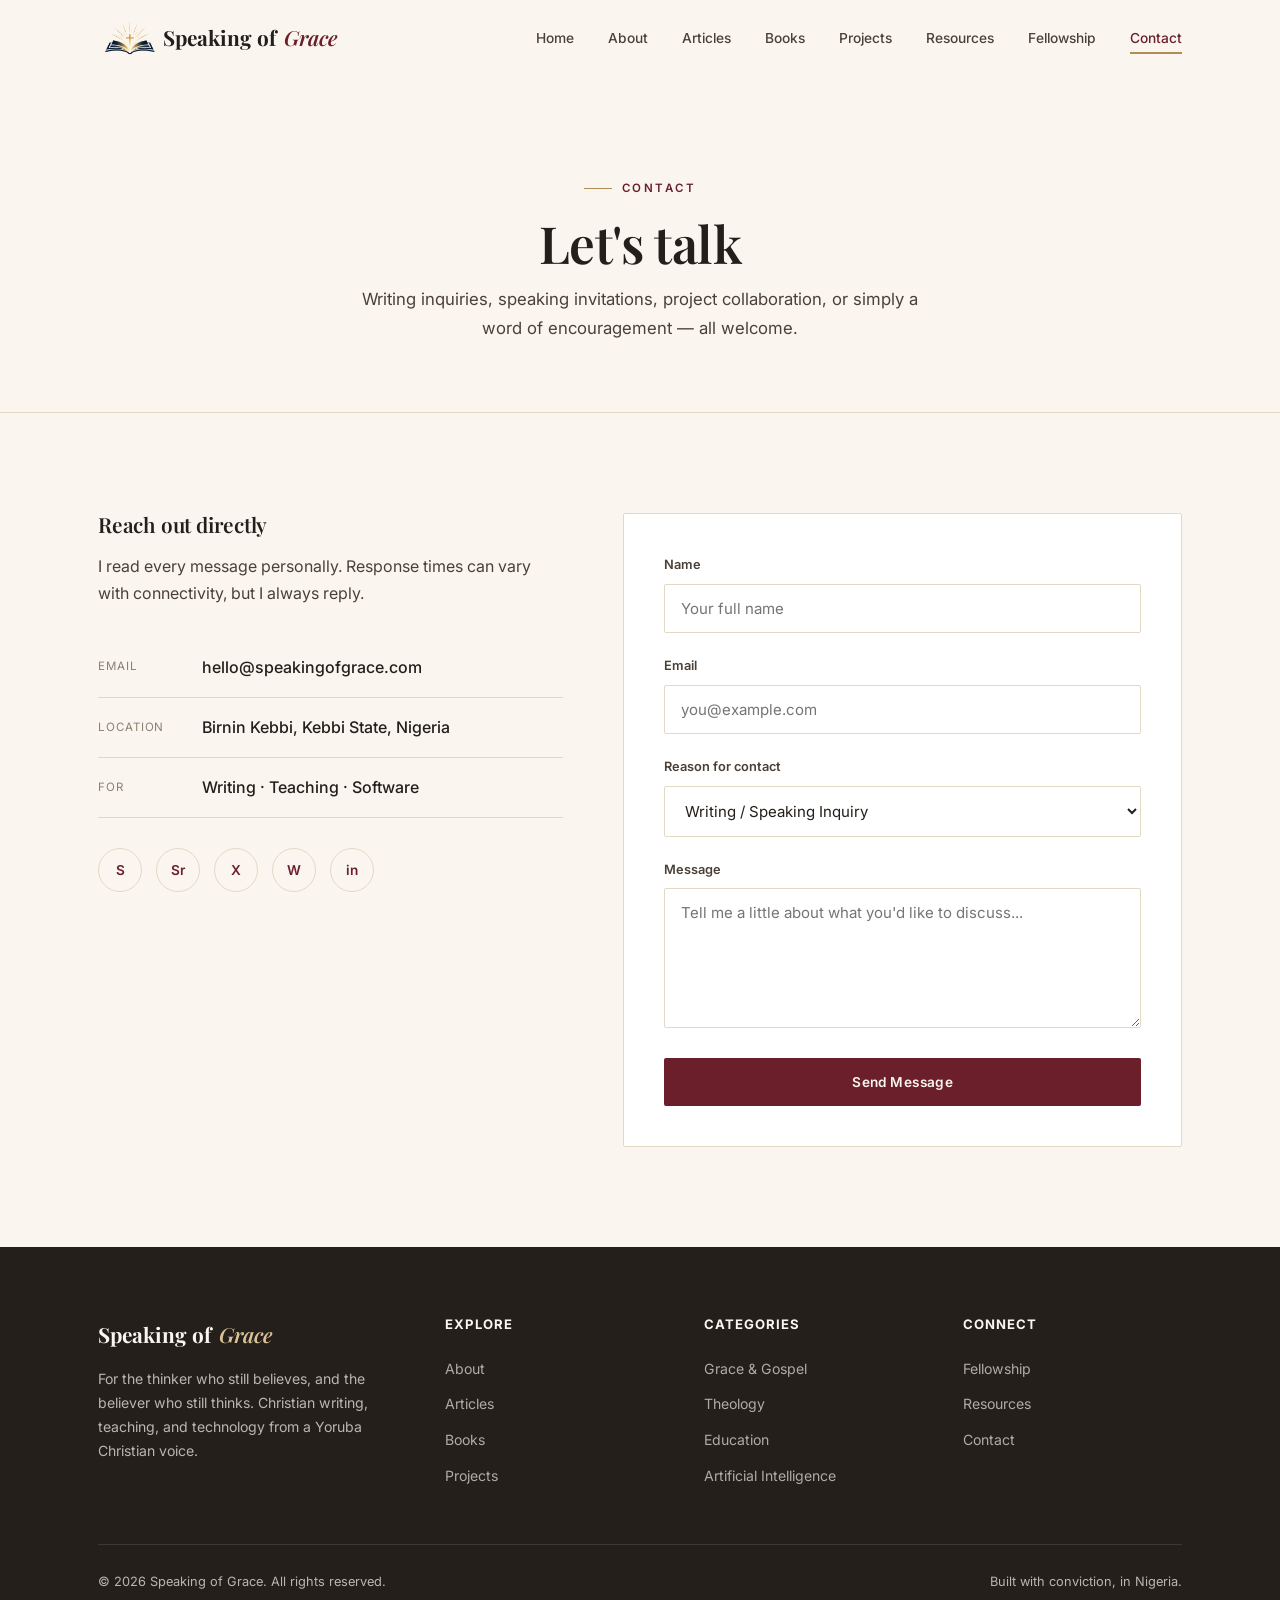
<file: contact.html>
<!DOCTYPE html>
<html lang="en">
<head>
<meta charset="UTF-8">
<meta name="viewport" content="width=device-width, initial-scale=1.0">
<title>Contact — Speaking of Grace</title>
<meta name="description" content="Get in touch with Speaking of Grace — for writing inquiries, speaking, project collaboration, or general questions.">
<link rel="icon" type="image/png" href="favicon.png">
<link rel="apple-touch-icon" href="apple-touch-icon.png">
<link rel="stylesheet" href="style.css">
</head>
<body>

<header class="site-header">
  <nav class="nav">
    <a href="index.html" class="brand"><img src="logo-icon.png" alt="Speaking of Grace" class="brand-icon">Speaking of <span>Grace</span></a>
    <ul class="nav-links">
      <li><a href="index.html">Home</a></li>
      <li><a href="about.html">About</a></li>
      <li><a href="articles.html">Articles</a></li>
      <li><a href="books.html">Books</a></li>
      <li><a href="projects.html">Projects</a></li>
      <li><a href="resources.html">Resources</a></li>
      <li><a href="fellowship.html">Fellowship</a></li>
      <li><a href="contact.html" class="active">Contact</a></li>
    </ul>
    <button class="nav-toggle" aria-label="Toggle menu"><span></span><span></span><span></span></button>
  </nav>
</header>

<section class="page-hero">
  <div class="container">
    <div class="eyebrow" style="justify-content:center;">Contact</div>
    <h1>Let's talk</h1>
    <p>Writing inquiries, speaking invitations, project collaboration, or simply a word of encouragement — all welcome.</p>
  </div>
</section>

<section class="section reveal">
  <div class="container">
    <div class="contact-grid">

      <div class="contact-info">
        <h3>Reach out directly</h3>
        <p>I read every message personally. Response times can vary with connectivity, but I always reply.</p>

        <div class="contact-line">
          <span class="label">Email</span>
          <span class="value">hello@speakingofgrace.com</span>
        </div>
        <div class="contact-line">
          <span class="label">Location</span>
          <span class="value">Birnin Kebbi, Kebbi State, Nigeria</span>
        </div>
        <div class="contact-line">
          <span class="label">For</span>
          <span class="value">Writing &middot; Teaching &middot; Software</span>
        </div>

        <div class="social-row">
          <a href="#" class="social-circle" title="Substack">S</a>
          <a href="#" class="social-circle" title="Selar">Sr</a>
          <a href="#" class="social-circle" title="Twitter / X">X</a>
          <a href="#" class="social-circle" title="WhatsApp">W</a>
          <a href="#" class="social-circle" title="LinkedIn">in</a>
        </div>
      </div>

      <div class="card" style="padding:40px;">
        <form id="contact-form">
          <div class="form-group">
            <label for="name">Name</label>
            <input type="text" id="name" required placeholder="Your full name">
          </div>
          <div class="form-group">
            <label for="email">Email</label>
            <input type="email" id="email" required placeholder="you@example.com">
          </div>
          <div class="form-group">
            <label for="reason">Reason for contact</label>
            <select id="reason">
              <option>Writing / Speaking Inquiry</option>
              <option>Chinexo / School Software</option>
              <option>CashinSight / Business Tools</option>
              <option>Book Order or Question</option>
              <option>General Message</option>
            </select>
          </div>
          <div class="form-group">
            <label for="message">Message</label>
            <textarea id="message" required placeholder="Tell me a little about what you'd like to discuss..."></textarea>
          </div>
          <button type="submit" class="btn btn-primary btn-block">Send Message</button>
          <p class="form-status" id="form-status"></p>
        </form>
      </div>

    </div>
  </div>
</section>

<footer class="site-footer">
  <div class="container">
    <div class="footer-grid">
      <div class="footer-brand">
        <a href="index.html" class="brand">Speaking of <span>Grace</span></a>
        <p>For the thinker who still believes, and the believer who still thinks. Christian writing, teaching, and technology from a Yoruba Christian voice.</p>
      </div>
      <div class="footer-col">
        <h4>Explore</h4>
        <a href="about.html">About</a>
        <a href="articles.html">Articles</a>
        <a href="books.html">Books</a>
        <a href="projects.html">Projects</a>
      </div>
      <div class="footer-col">
        <h4>Categories</h4>
        <a href="articles.html">Grace &amp; Gospel</a>
        <a href="articles.html">Theology</a>
        <a href="articles.html">Education</a>
        <a href="articles.html">Artificial Intelligence</a>
      </div>
      <div class="footer-col">
        <h4>Connect</h4>
        <a href="fellowship.html">Fellowship</a>
        <a href="resources.html">Resources</a>
        <a href="contact.html">Contact</a>
      </div>
    </div>
    <div class="footer-bottom">
      <span>&copy; 2026 Speaking of Grace. All rights reserved.</span>
      <span>Built with conviction, in Nigeria.</span>
    </div>
  </div>
</footer>

<script src="main.js"></script>
</body>
</html>
</file>
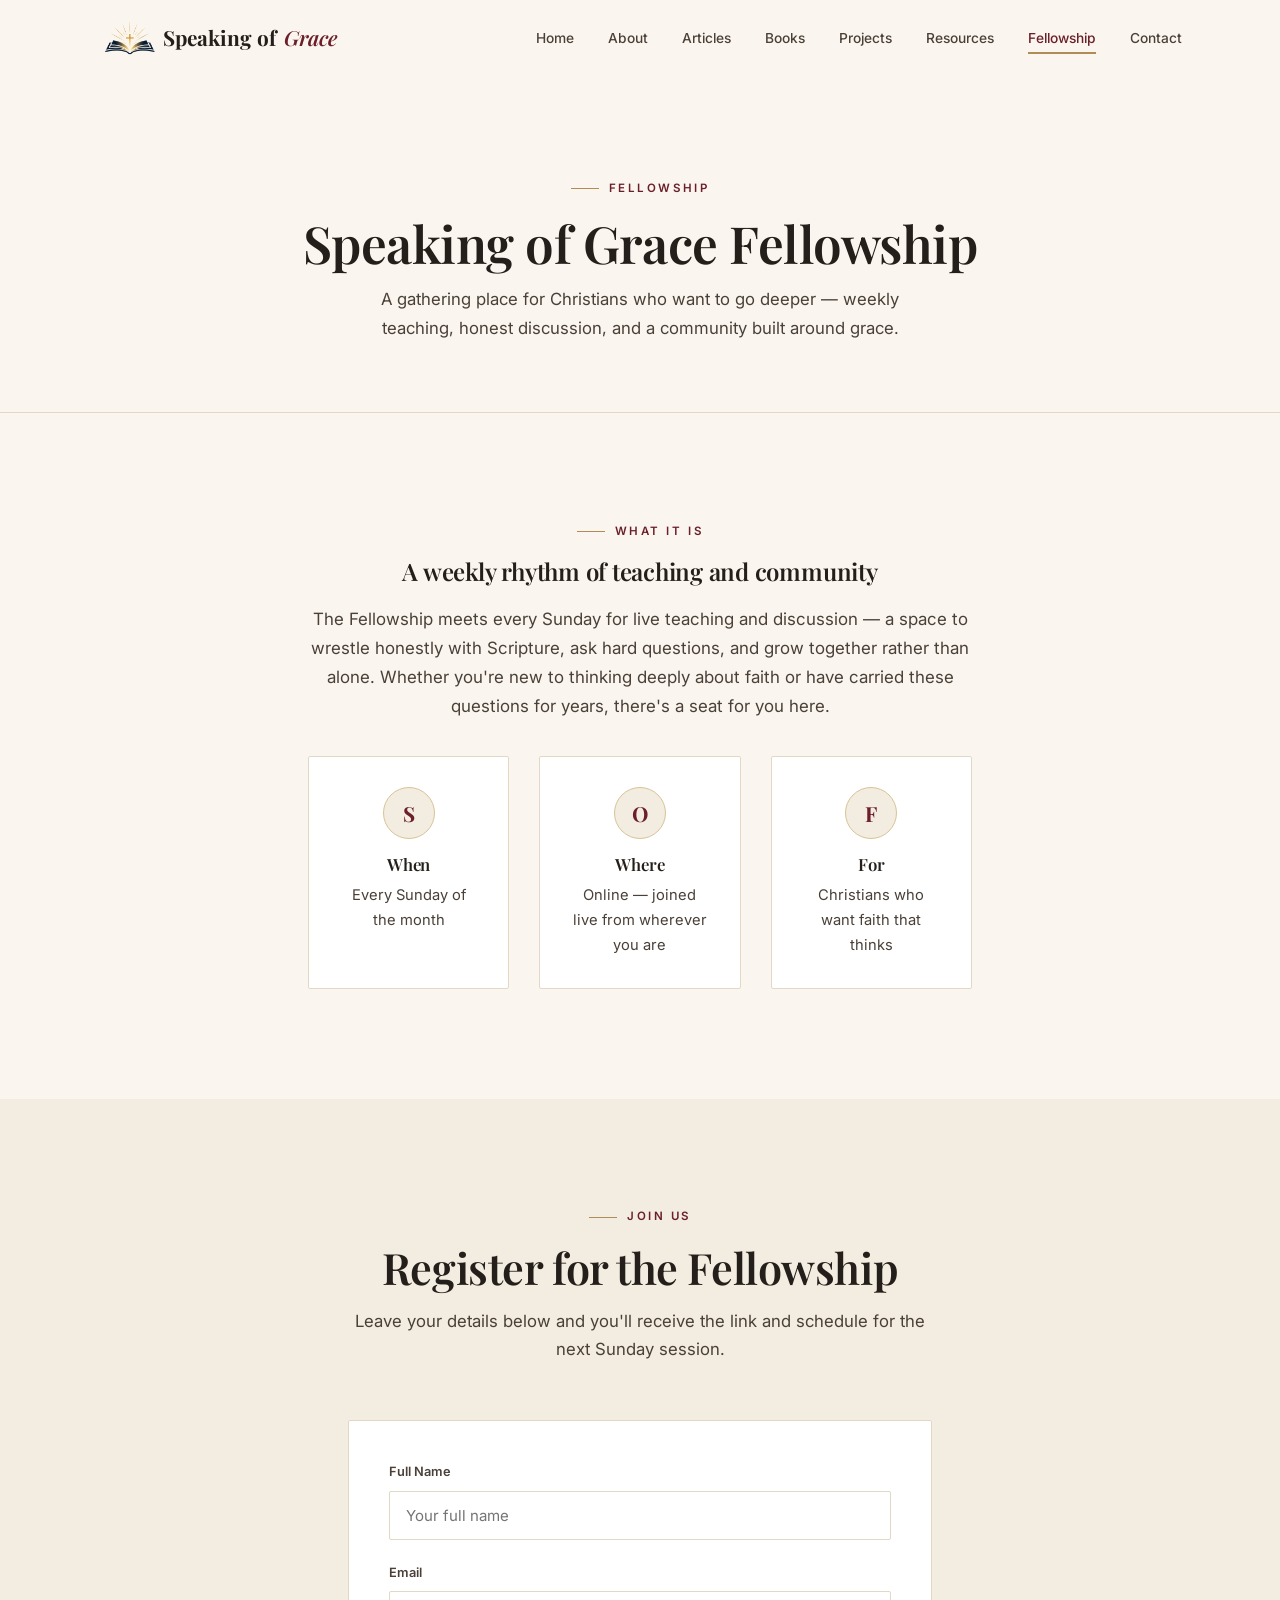
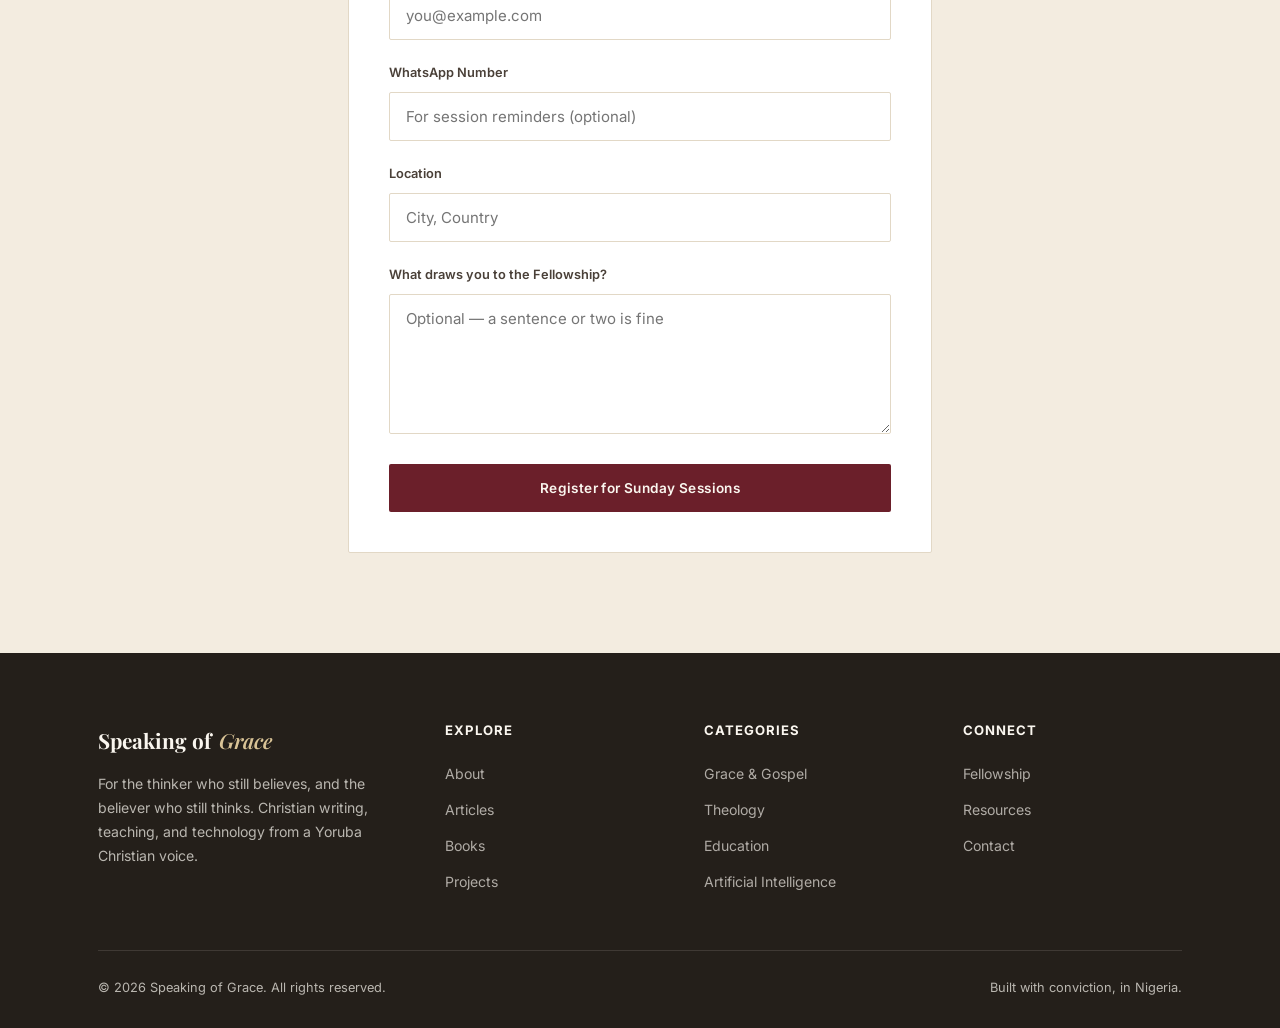
<file: fellowship.html>
<!DOCTYPE html>
<html lang="en">
<head>
<meta charset="UTF-8">
<meta name="viewport" content="width=device-width, initial-scale=1.0">
<title>Fellowship — Speaking of Grace</title>
<meta name="description" content="Join the Speaking of Grace Fellowship — weekly teaching every Sunday for Christians who want to understand grace deeply.">
<link rel="icon" type="image/png" href="favicon.png">
<link rel="apple-touch-icon" href="apple-touch-icon.png">
<link rel="stylesheet" href="style.css">
</head>
<body>

<header class="site-header">
  <nav class="nav">
    <a href="index.html" class="brand"><img src="logo-icon.png" alt="Speaking of Grace" class="brand-icon">Speaking of <span>Grace</span></a>
    <ul class="nav-links">
      <li><a href="index.html">Home</a></li>
      <li><a href="about.html">About</a></li>
      <li><a href="articles.html">Articles</a></li>
      <li><a href="books.html">Books</a></li>
      <li><a href="projects.html">Projects</a></li>
      <li><a href="resources.html">Resources</a></li>
      <li><a href="fellowship.html" class="active">Fellowship</a></li>
      <li><a href="contact.html">Contact</a></li>
    </ul>
    <button class="nav-toggle" aria-label="Toggle menu"><span></span><span></span><span></span></button>
  </nav>
</header>

<section class="page-hero">
  <div class="container">
    <div class="eyebrow" style="justify-content:center;">Fellowship</div>
    <h1>Speaking of Grace Fellowship</h1>
    <p>A gathering place for Christians who want to go deeper — weekly teaching, honest discussion, and a community built around grace.</p>
  </div>
</section>

<section class="section reveal">
  <div class="container" style="max-width:720px;margin:0 auto;text-align:center;">
    <div class="eyebrow" style="justify-content:center;">What It Is</div>
    <h2 style="margin-bottom:20px;">A weekly rhythm of teaching and community</h2>
    <p style="color:var(--ink-soft);font-size:1.06rem;margin-bottom:36px;">
      The Fellowship meets every Sunday for live teaching and discussion — a space to wrestle honestly
      with Scripture, ask hard questions, and grow together rather than alone. Whether you're new to
      thinking deeply about faith or have carried these questions for years, there's a seat for you here.
    </p>
    <div class="grid grid-3" style="margin-bottom:10px;">
      <div class="card" style="padding:30px;text-align:center;">
        <div class="project-badge" style="margin:0 auto 16px;">S</div>
        <h3 style="font-size:1.05rem;margin-bottom:8px;">When</h3>
        <p style="color:var(--ink-soft);font-size:0.92rem;">Every Sunday of the month</p>
      </div>
      <div class="card" style="padding:30px;text-align:center;">
        <div class="project-badge" style="margin:0 auto 16px;">O</div>
        <h3 style="font-size:1.05rem;margin-bottom:8px;">Where</h3>
        <p style="color:var(--ink-soft);font-size:0.92rem;">Online — joined live from wherever you are</p>
      </div>
      <div class="card" style="padding:30px;text-align:center;">
        <div class="project-badge" style="margin:0 auto 16px;">F</div>
        <h3 style="font-size:1.05rem;margin-bottom:8px;">For</h3>
        <p style="color:var(--ink-soft);font-size:0.92rem;">Christians who want faith that thinks</p>
      </div>
    </div>
  </div>
</section>

<section class="section section-alt reveal">
  <div class="container" style="max-width:640px;">
    <div class="section-head">
      <div class="eyebrow" style="justify-content:center;">Join Us</div>
      <h2>Register for the Fellowship</h2>
      <p>Leave your details below and you'll receive the link and schedule for the next Sunday session.</p>
    </div>

    <div class="card" style="padding:40px;">
      <form id="fellowship-form">
        <div class="form-group">
          <label for="f-name">Full Name</label>
          <input type="text" id="f-name" required placeholder="Your full name">
        </div>
        <div class="form-group">
          <label for="f-email">Email</label>
          <input type="email" id="f-email" required placeholder="you@example.com">
        </div>
        <div class="form-group">
          <label for="f-whatsapp">WhatsApp Number</label>
          <input type="tel" id="f-whatsapp" placeholder="For session reminders (optional)">
        </div>
        <div class="form-group">
          <label for="f-location">Location</label>
          <input type="text" id="f-location" placeholder="City, Country">
        </div>
        <div class="form-group">
          <label for="f-note">What draws you to the Fellowship?</label>
          <textarea id="f-note" placeholder="Optional — a sentence or two is fine"></textarea>
        </div>
        <button type="submit" class="btn btn-primary btn-block">Register for Sunday Sessions</button>
        <p class="form-status" id="fellowship-status"></p>
      </form>
    </div>
  </div>
</section>

<footer class="site-footer">
  <div class="container">
    <div class="footer-grid">
      <div class="footer-brand">
        <a href="index.html" class="brand">Speaking of <span>Grace</span></a>
        <p>For the thinker who still believes, and the believer who still thinks. Christian writing, teaching, and technology from a Yoruba Christian voice.</p>
      </div>
      <div class="footer-col">
        <h4>Explore</h4>
        <a href="about.html">About</a>
        <a href="articles.html">Articles</a>
        <a href="books.html">Books</a>
        <a href="projects.html">Projects</a>
      </div>
      <div class="footer-col">
        <h4>Categories</h4>
        <a href="articles.html">Grace &amp; Gospel</a>
        <a href="articles.html">Theology</a>
        <a href="articles.html">Education</a>
        <a href="articles.html">Artificial Intelligence</a>
      </div>
      <div class="footer-col">
        <h4>Connect</h4>
        <a href="fellowship.html">Fellowship</a>
        <a href="resources.html">Resources</a>
        <a href="contact.html">Contact</a>
      </div>
    </div>
    <div class="footer-bottom">
      <span>&copy; 2026 Speaking of Grace. All rights reserved.</span>
      <span>Built with conviction, in Nigeria.</span>
    </div>
  </div>
</footer>

<script src="main.js"></script>
</body>
</html>
</file>
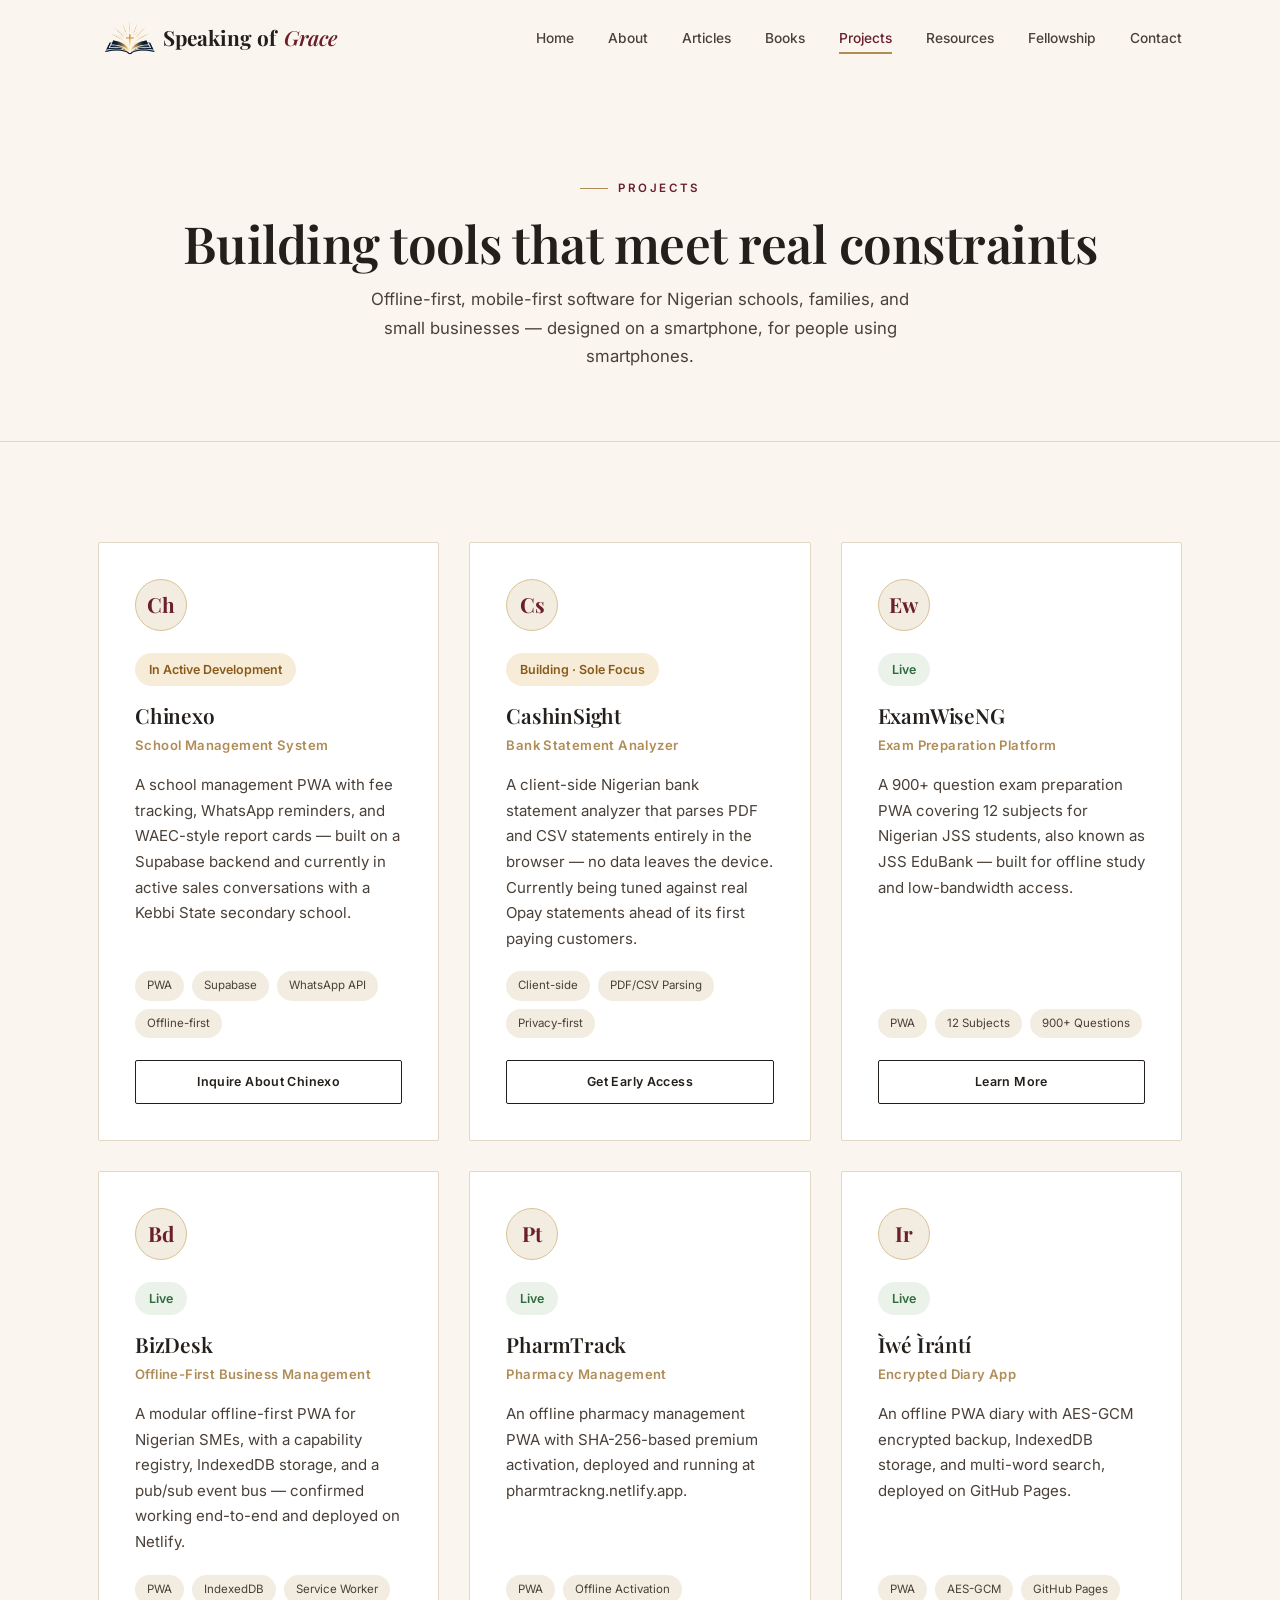
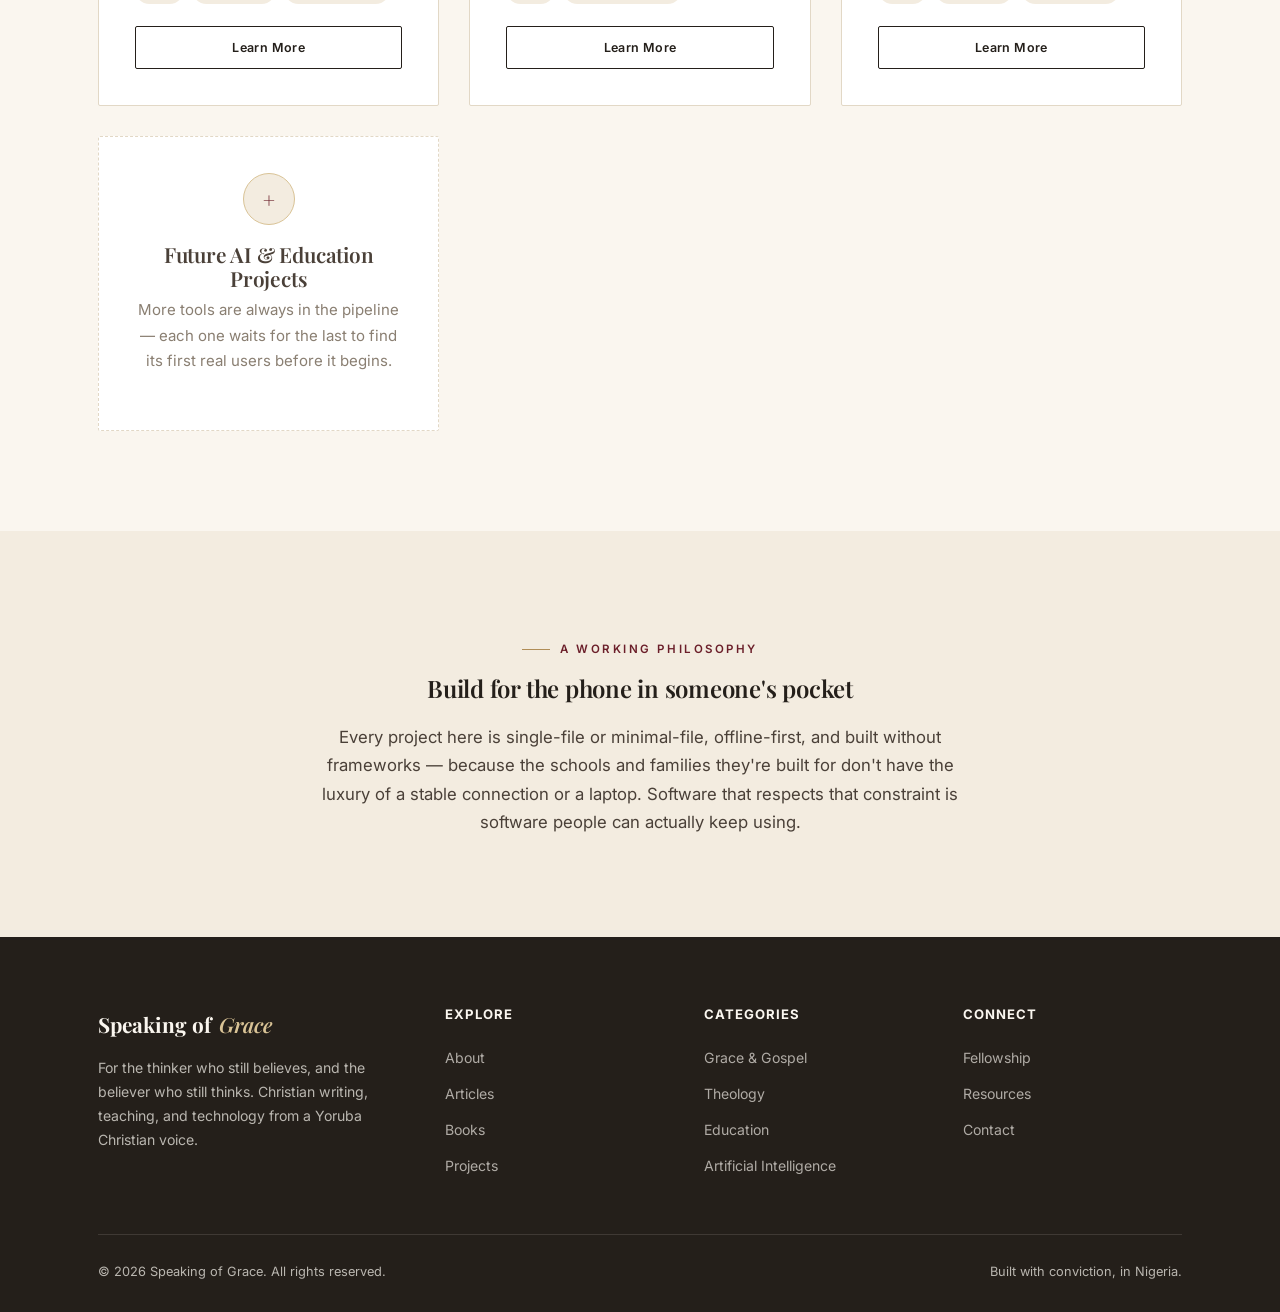
<file: projects.html>
<!DOCTYPE html>
<html lang="en">
<head>
<meta charset="UTF-8">
<meta name="viewport" content="width=device-width, initial-scale=1.0">
<title>Projects — Speaking of Grace</title>
<meta name="description" content="Chinexo, CashinSight, ExamWiseNG, and future AI and education projects — practical software built for real schools and families in Nigeria.">
<link rel="icon" type="image/png" href="favicon.png">
<link rel="apple-touch-icon" href="apple-touch-icon.png">
<link rel="stylesheet" href="style.css">
</head>
<body>

<header class="site-header">
  <nav class="nav">
    <a href="index.html" class="brand"><img src="logo-icon.png" alt="Speaking of Grace" class="brand-icon">Speaking of <span>Grace</span></a>
    <ul class="nav-links">
      <li><a href="index.html">Home</a></li>
      <li><a href="about.html">About</a></li>
      <li><a href="articles.html">Articles</a></li>
      <li><a href="books.html">Books</a></li>
      <li><a href="projects.html" class="active">Projects</a></li>
      <li><a href="resources.html">Resources</a></li>
      <li><a href="fellowship.html">Fellowship</a></li>
      <li><a href="contact.html">Contact</a></li>
    </ul>
    <button class="nav-toggle" aria-label="Toggle menu"><span></span><span></span><span></span></button>
  </nav>
</header>

<section class="page-hero">
  <div class="container">
    <div class="eyebrow" style="justify-content:center;">Projects</div>
    <h1>Building tools that meet real constraints</h1>
    <p>Offline-first, mobile-first software for Nigerian schools, families, and small businesses — designed on a smartphone, for people using smartphones.</p>
  </div>
</section>

<section class="section reveal">
  <div class="container">
    <div class="grid grid-3">

      <div class="card project-card">
        <div class="project-badge">Ch</div>
        <span class="project-status status-progress">In Active Development</span>
        <h3>Chinexo</h3>
        <div class="subtitle">School Management System</div>
        <p>A school management PWA with fee tracking, WhatsApp reminders, and WAEC-style report cards — built on a Supabase backend and currently in active sales conversations with a Kebbi State secondary school.</p>
        <div class="project-tags">
          <span>PWA</span><span>Supabase</span><span>WhatsApp API</span><span>Offline-first</span>
        </div>
        <a href="contact.html" class="btn btn-outline btn-sm btn-block">Inquire About Chinexo</a>
      </div>

      <div class="card project-card">
        <div class="project-badge">Cs</div>
        <span class="project-status status-progress">Building &middot; Sole Focus</span>
        <h3>CashinSight</h3>
        <div class="subtitle">Bank Statement Analyzer</div>
        <p>A client-side Nigerian bank statement analyzer that parses PDF and CSV statements entirely in the browser — no data leaves the device. Currently being tuned against real Opay statements ahead of its first paying customers.</p>
        <div class="project-tags">
          <span>Client-side</span><span>PDF/CSV Parsing</span><span>Privacy-first</span>
        </div>
        <a href="contact.html" class="btn btn-outline btn-sm btn-block">Get Early Access</a>
      </div>

      <div class="card project-card">
        <div class="project-badge">Ew</div>
        <span class="project-status status-live">Live</span>
        <h3>ExamWiseNG</h3>
        <div class="subtitle">Exam Preparation Platform</div>
        <p>A 900+ question exam preparation PWA covering 12 subjects for Nigerian JSS students, also known as JSS EduBank — built for offline study and low-bandwidth access.</p>
        <div class="project-tags">
          <span>PWA</span><span>12 Subjects</span><span>900+ Questions</span>
        </div>
        <a href="contact.html" class="btn btn-outline btn-sm btn-block">Learn More</a>
      </div>

      <div class="card project-card">
        <div class="project-badge">Bd</div>
        <span class="project-status status-live">Live</span>
        <h3>BizDesk</h3>
        <div class="subtitle">Offline-First Business Management</div>
        <p>A modular offline-first PWA for Nigerian SMEs, with a capability registry, IndexedDB storage, and a pub/sub event bus — confirmed working end-to-end and deployed on Netlify.</p>
        <div class="project-tags">
          <span>PWA</span><span>IndexedDB</span><span>Service Worker</span>
        </div>
        <a href="contact.html" class="btn btn-outline btn-sm btn-block">Learn More</a>
      </div>

      <div class="card project-card">
        <div class="project-badge">Pt</div>
        <span class="project-status status-live">Live</span>
        <h3>PharmTrack</h3>
        <div class="subtitle">Pharmacy Management</div>
        <p>An offline pharmacy management PWA with SHA-256-based premium activation, deployed and running at pharmtrackng.netlify.app.</p>
        <div class="project-tags">
          <span>PWA</span><span>Offline Activation</span>
        </div>
        <a href="contact.html" class="btn btn-outline btn-sm btn-block">Learn More</a>
      </div>

      <div class="card project-card">
        <div class="project-badge">Ir</div>
        <span class="project-status status-live">Live</span>
        <h3>Ìwé Ìrántí</h3>
        <div class="subtitle">Encrypted Diary App</div>
        <p>An offline PWA diary with AES-GCM encrypted backup, IndexedDB storage, and multi-word search, deployed on GitHub Pages.</p>
        <div class="project-tags">
          <span>PWA</span><span>AES-GCM</span><span>GitHub Pages</span>
        </div>
        <a href="contact.html" class="btn btn-outline btn-sm btn-block">Learn More</a>
      </div>

      <div class="card project-card future">
        <div>
          <div class="project-badge" style="margin:0 auto 18px;">+</div>
          <h3 style="color:var(--ink-soft);">Future AI &amp; Education Projects</h3>
          <p style="color:var(--ink-faint);">More tools are always in the pipeline — each one waits for the last to find its first real users before it begins.</p>
        </div>
      </div>

    </div>
  </div>
</section>

<section class="section section-alt reveal">
  <div class="container" style="max-width:700px;text-align:center;">
    <div class="eyebrow" style="justify-content:center;">A Working Philosophy</div>
    <h2 style="margin-bottom:20px;">Build for the phone in someone's pocket</h2>
    <p style="color:var(--ink-soft);font-size:1.05rem;">
      Every project here is single-file or minimal-file, offline-first, and built without frameworks —
      because the schools and families they're built for don't have the luxury of a stable connection
      or a laptop. Software that respects that constraint is software people can actually keep using.
    </p>
  </div>
</section>

<footer class="site-footer">
  <div class="container">
    <div class="footer-grid">
      <div class="footer-brand">
        <a href="index.html" class="brand">Speaking of <span>Grace</span></a>
        <p>For the thinker who still believes, and the believer who still thinks. Christian writing, teaching, and technology from a Yoruba Christian voice.</p>
      </div>
      <div class="footer-col">
        <h4>Explore</h4>
        <a href="about.html">About</a>
        <a href="articles.html">Articles</a>
        <a href="books.html">Books</a>
        <a href="projects.html">Projects</a>
      </div>
      <div class="footer-col">
        <h4>Categories</h4>
        <a href="articles.html">Grace &amp; Gospel</a>
        <a href="articles.html">Theology</a>
        <a href="articles.html">Education</a>
        <a href="articles.html">Artificial Intelligence</a>
      </div>
      <div class="footer-col">
        <h4>Connect</h4>
        <a href="fellowship.html">Fellowship</a>
        <a href="resources.html">Resources</a>
        <a href="contact.html">Contact</a>
      </div>
    </div>
    <div class="footer-bottom">
      <span>&copy; 2026 Speaking of Grace. All rights reserved.</span>
      <span>Built with conviction, in Nigeria.</span>
    </div>
  </div>
</footer>

<script src="main.js"></script>
</body>
</html>
</file>
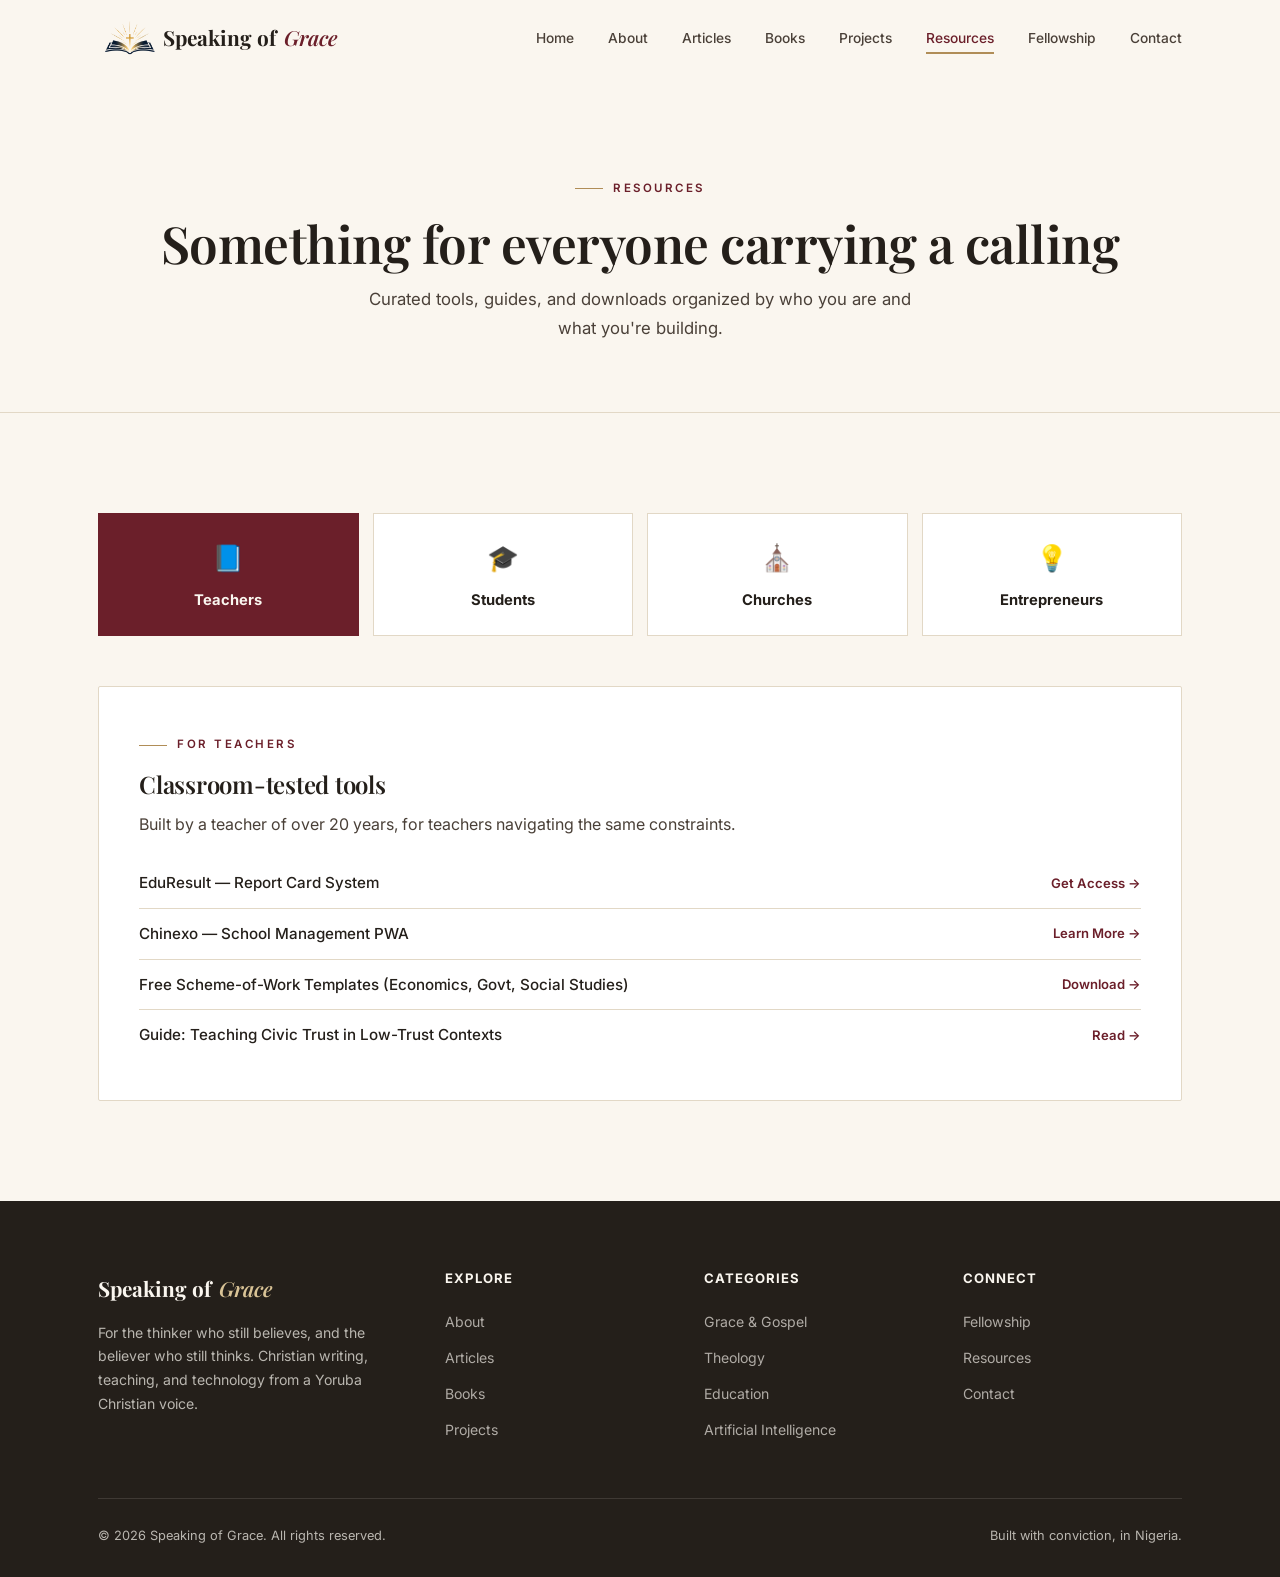
<file: resources.html>
<!DOCTYPE html>
<html lang="en">
<head>
<meta charset="UTF-8">
<meta name="viewport" content="width=device-width, initial-scale=1.0">
<title>Resources — Speaking of Grace</title>
<meta name="description" content="Resources for teachers, students, churches, and entrepreneurs from Speaking of Grace.">
<link rel="icon" type="image/png" href="favicon.png">
<link rel="apple-touch-icon" href="apple-touch-icon.png">
<link rel="stylesheet" href="style.css">
</head>
<body>

<header class="site-header">
  <nav class="nav">
    <a href="index.html" class="brand"><img src="logo-icon.png" alt="Speaking of Grace" class="brand-icon">Speaking of <span>Grace</span></a>
    <ul class="nav-links">
      <li><a href="index.html">Home</a></li>
      <li><a href="about.html">About</a></li>
      <li><a href="articles.html">Articles</a></li>
      <li><a href="books.html">Books</a></li>
      <li><a href="projects.html">Projects</a></li>
      <li><a href="resources.html" class="active">Resources</a></li>
      <li><a href="fellowship.html">Fellowship</a></li>
      <li><a href="contact.html">Contact</a></li>
    </ul>
    <button class="nav-toggle" aria-label="Toggle menu"><span></span><span></span><span></span></button>
  </nav>
</header>

<section class="page-hero">
  <div class="container">
    <div class="eyebrow" style="justify-content:center;">Resources</div>
    <h1>Something for everyone carrying a calling</h1>
    <p>Curated tools, guides, and downloads organized by who you are and what you're building.</p>
  </div>
</section>

<section class="section reveal">
  <div class="container">

    <div class="audience-nav">
      <div class="audience-btn active" data-panel="panel-teachers">
        <span class="emoji">📘</span><strong>Teachers</strong>
      </div>
      <div class="audience-btn" data-panel="panel-students">
        <span class="emoji">🎓</span><strong>Students</strong>
      </div>
      <div class="audience-btn" data-panel="panel-churches">
        <span class="emoji">⛪</span><strong>Churches</strong>
      </div>
      <div class="audience-btn" data-panel="panel-entrepreneurs">
        <span class="emoji">💡</span><strong>Entrepreneurs</strong>
      </div>
    </div>

    <div class="resource-tabs-wrap">

      <div class="resource-panel active" id="panel-teachers">
        <div class="card resource-card">
          <div class="eyebrow">For Teachers</div>
          <h2 style="margin-bottom:12px;">Classroom-tested tools</h2>
          <p style="color:var(--ink-soft);">Built by a teacher of over 20 years, for teachers navigating the same constraints.</p>
          <ul>
            <li><span class="name">EduResult — Report Card System</span><a href="#" class="link">Get Access →</a></li>
            <li><span class="name">Chinexo — School Management PWA</span><a href="projects.html" class="link">Learn More →</a></li>
            <li><span class="name">Free Scheme-of-Work Templates (Economics, Govt, Social Studies)</span><a href="#" class="link">Download →</a></li>
            <li><span class="name">Guide: Teaching Civic Trust in Low-Trust Contexts</span><a href="articles.html" class="link">Read →</a></li>
          </ul>
        </div>
      </div>

      <div class="resource-panel" id="panel-students">
        <div class="card resource-card">
          <div class="eyebrow">For Students</div>
          <h2 style="margin-bottom:12px;">Study smarter, offline</h2>
          <p style="color:var(--ink-soft);">Exam prep and study resources designed to work even without steady data.</p>
          <ul>
            <li><span class="name">ExamWiseNG / JSS EduBank — 900+ Practice Questions</span><a href="projects.html" class="link">Start Studying →</a></li>
            <li><span class="name">Free Study Guide: The Grammar of Grace</span><a href="books.html" class="link">Download →</a></li>
            <li><span class="name">Ten Yoruba Proverbs, Ten Biblical Parallels (Free Reader)</span><a href="books.html" class="link">Download →</a></li>
            <li><span class="name">Wisdom for Life — Essay Series</span><a href="articles.html" class="link">Read →</a></li>
          </ul>
        </div>
      </div>

      <div class="resource-panel" id="panel-churches">
        <div class="card resource-card">
          <div class="eyebrow">For Churches</div>
          <h2 style="margin-bottom:12px;">Ministry-ready material</h2>
          <p style="color:var(--ink-soft);">Study guides, teaching series, and simple tools for local church ministry.</p>
          <ul>
            <li><span class="name">New Creation Realities — 10-Week Teaching Course</span><a href="books.html" class="link">Join Waitlist →</a></li>
            <li><span class="name">Small Group Study Guide: The Grammar of Grace</span><a href="books.html" class="link">Download →</a></li>
            <li><span class="name">A Grace for Beginners — Free Devotional</span><a href="books.html" class="link">Download →</a></li>
            <li><span class="name">Automated WhatsApp Service Reminder Setup Guide</span><a href="contact.html" class="link">Request Help →</a></li>
          </ul>
        </div>
      </div>

      <div class="resource-panel" id="panel-entrepreneurs">
        <div class="card resource-card">
          <div class="eyebrow">For Entrepreneurs</div>
          <h2 style="margin-bottom:12px;">Practical business tools</h2>
          <p style="color:var(--ink-soft);">Offline-first software for small and growing Nigerian businesses.</p>
          <ul>
            <li><span class="name">BizDesk — Offline-First Business Management</span><a href="projects.html" class="link">Learn More →</a></li>
            <li><span class="name">CashinSight — Bank Statement Analyzer</span><a href="projects.html" class="link">Get Early Access →</a></li>
            <li><span class="name">PharmTrack — Pharmacy Management PWA</span><a href="projects.html" class="link">Learn More →</a></li>
            <li><span class="name">Article: Building Wisely — What AI Owes the Church</span><a href="articles.html" class="link">Read →</a></li>
          </ul>
        </div>
      </div>

    </div>
  </div>
</section>

<footer class="site-footer">
  <div class="container">
    <div class="footer-grid">
      <div class="footer-brand">
        <a href="index.html" class="brand">Speaking of <span>Grace</span></a>
        <p>For the thinker who still believes, and the believer who still thinks. Christian writing, teaching, and technology from a Yoruba Christian voice.</p>
      </div>
      <div class="footer-col">
        <h4>Explore</h4>
        <a href="about.html">About</a>
        <a href="articles.html">Articles</a>
        <a href="books.html">Books</a>
        <a href="projects.html">Projects</a>
      </div>
      <div class="footer-col">
        <h4>Categories</h4>
        <a href="articles.html">Grace &amp; Gospel</a>
        <a href="articles.html">Theology</a>
        <a href="articles.html">Education</a>
        <a href="articles.html">Artificial Intelligence</a>
      </div>
      <div class="footer-col">
        <h4>Connect</h4>
        <a href="fellowship.html">Fellowship</a>
        <a href="resources.html">Resources</a>
        <a href="contact.html">Contact</a>
      </div>
    </div>
    <div class="footer-bottom">
      <span>&copy; 2026 Speaking of Grace. All rights reserved.</span>
      <span>Built with conviction, in Nigeria.</span>
    </div>
  </div>
</footer>

<script src="main.js"></script>
</body>
</html>
</file>
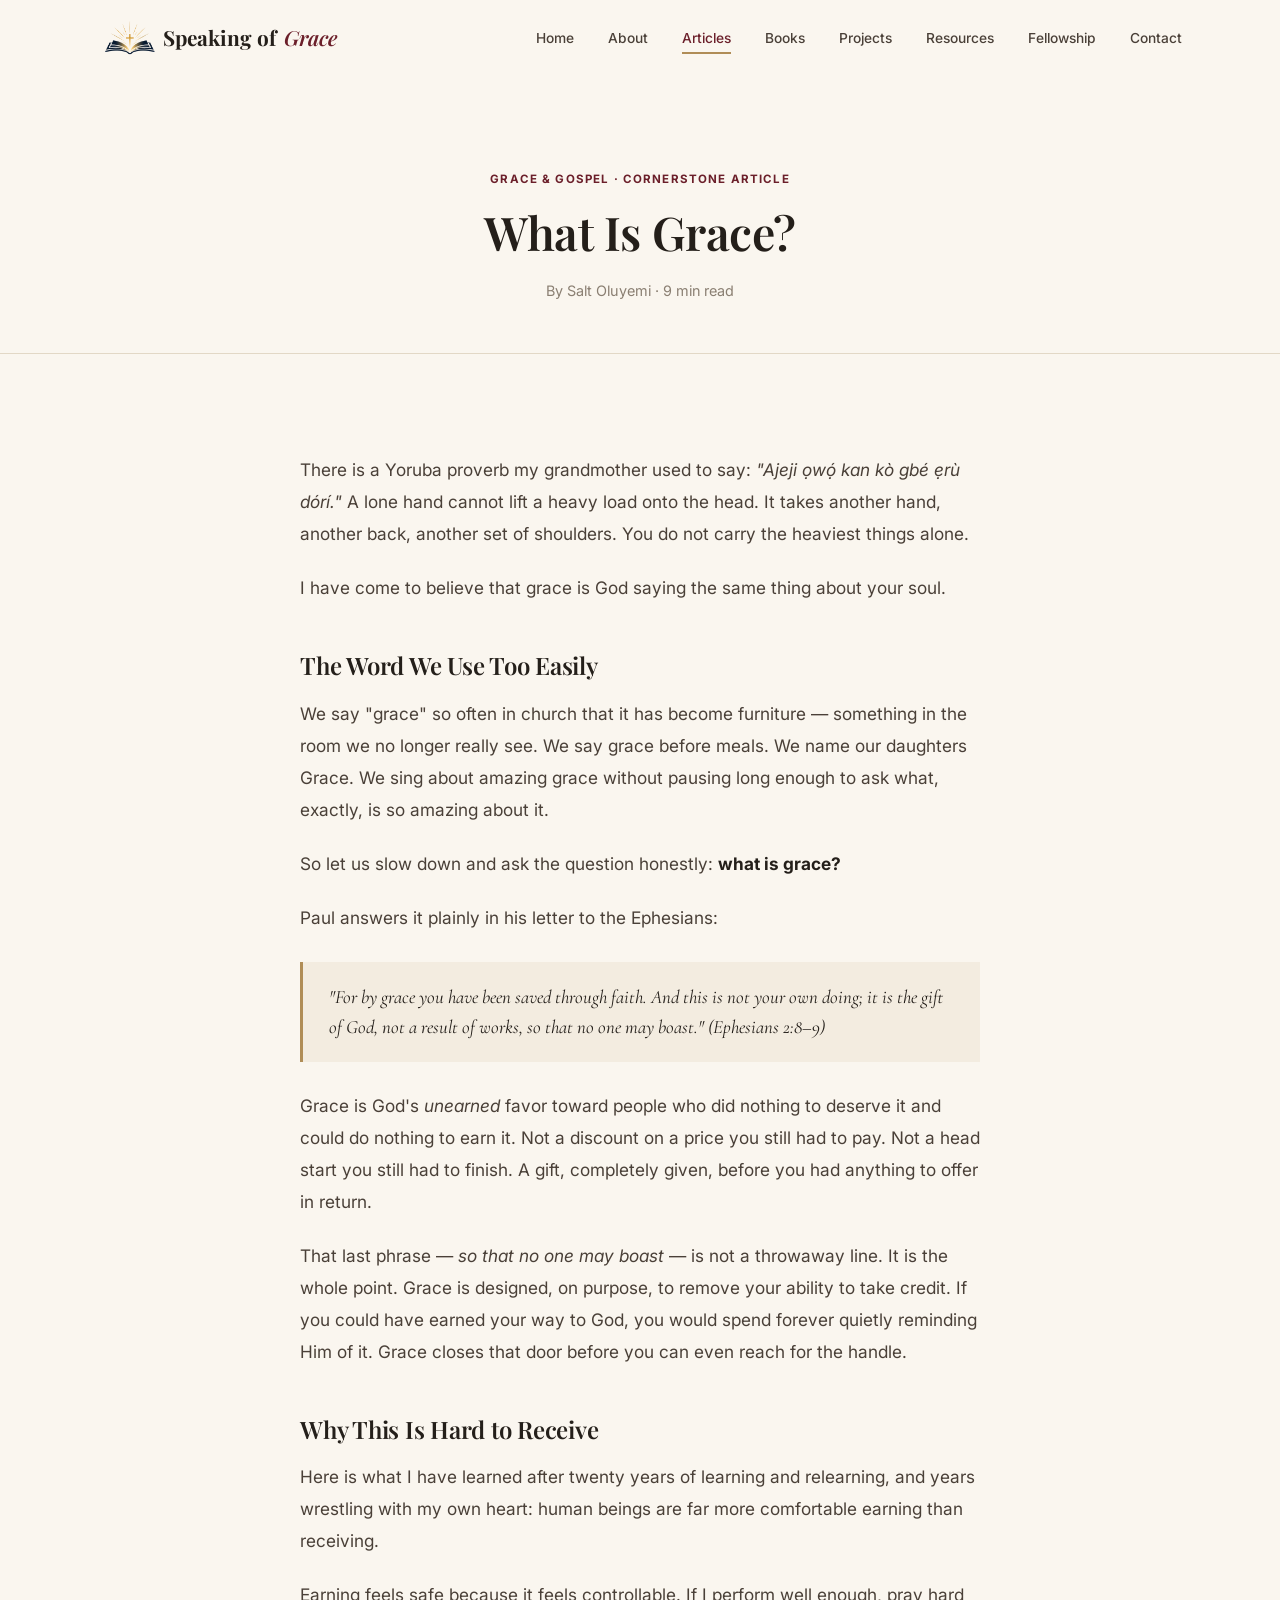
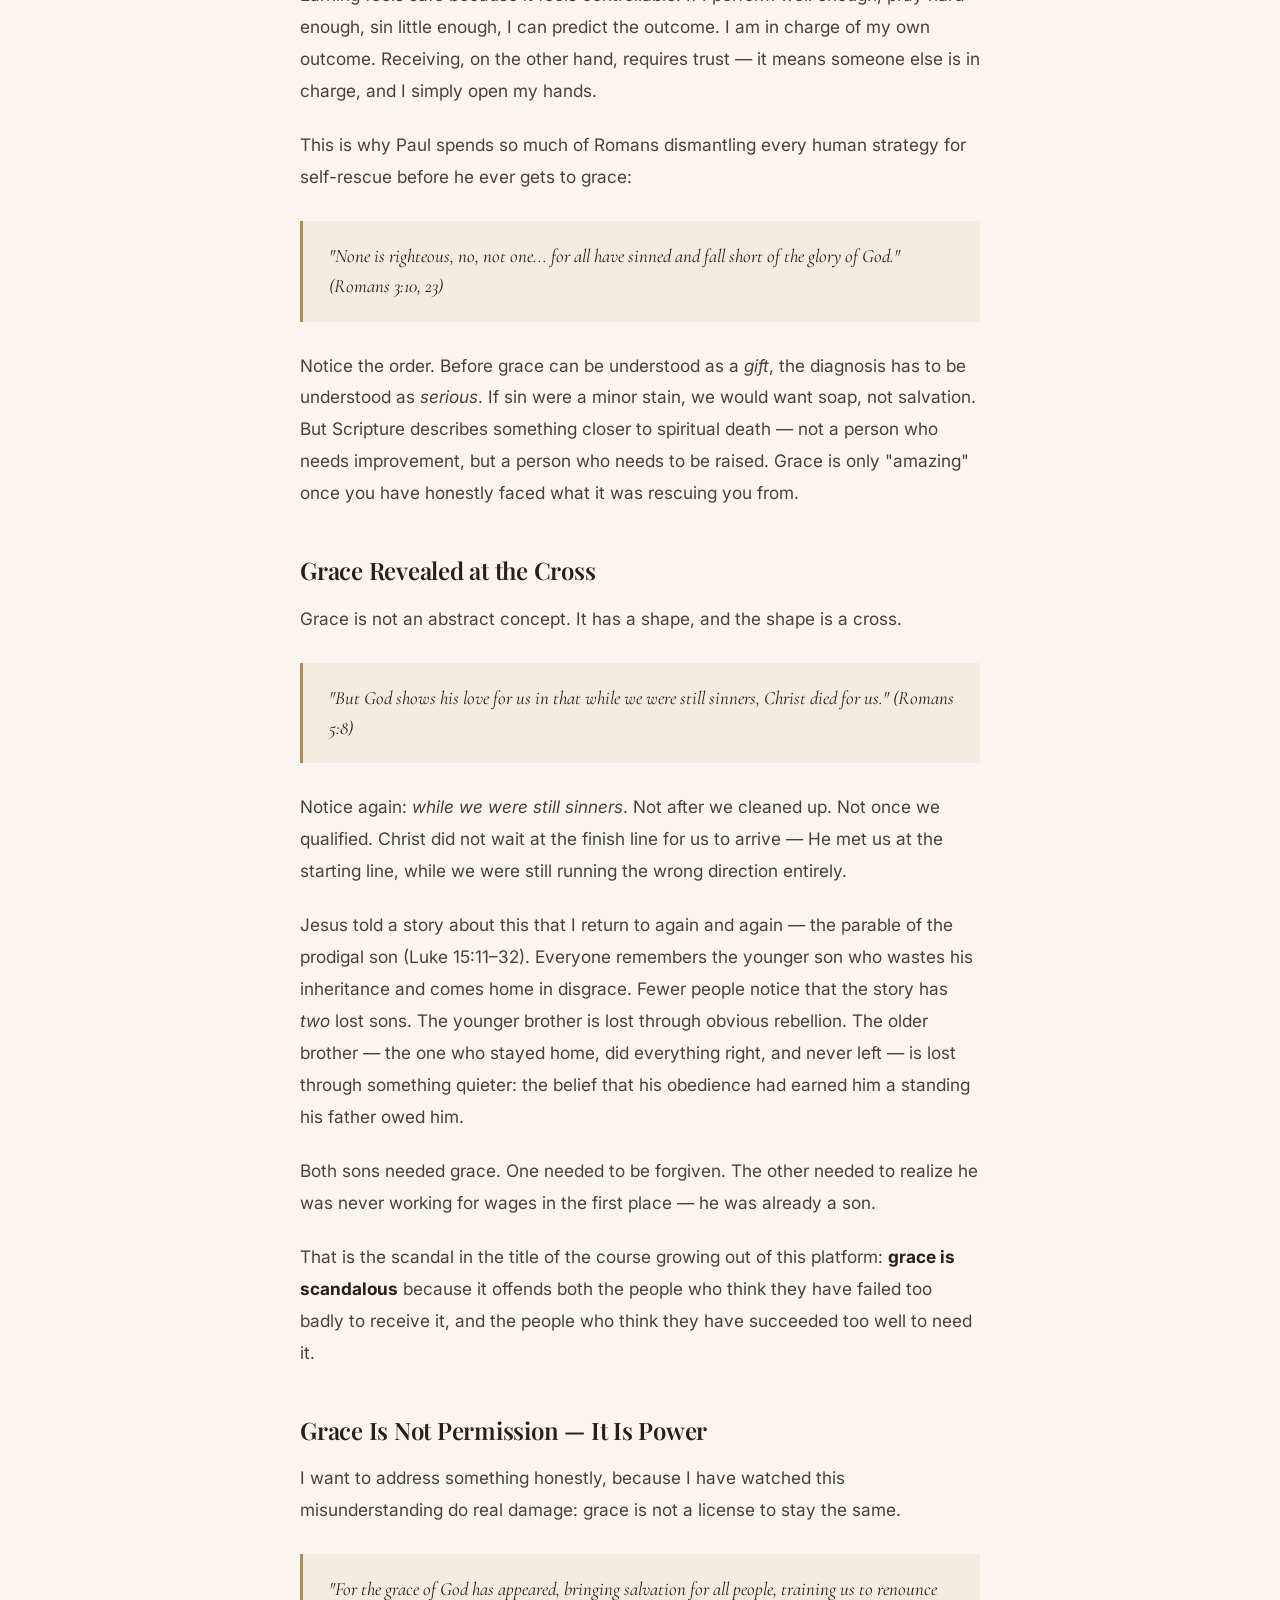
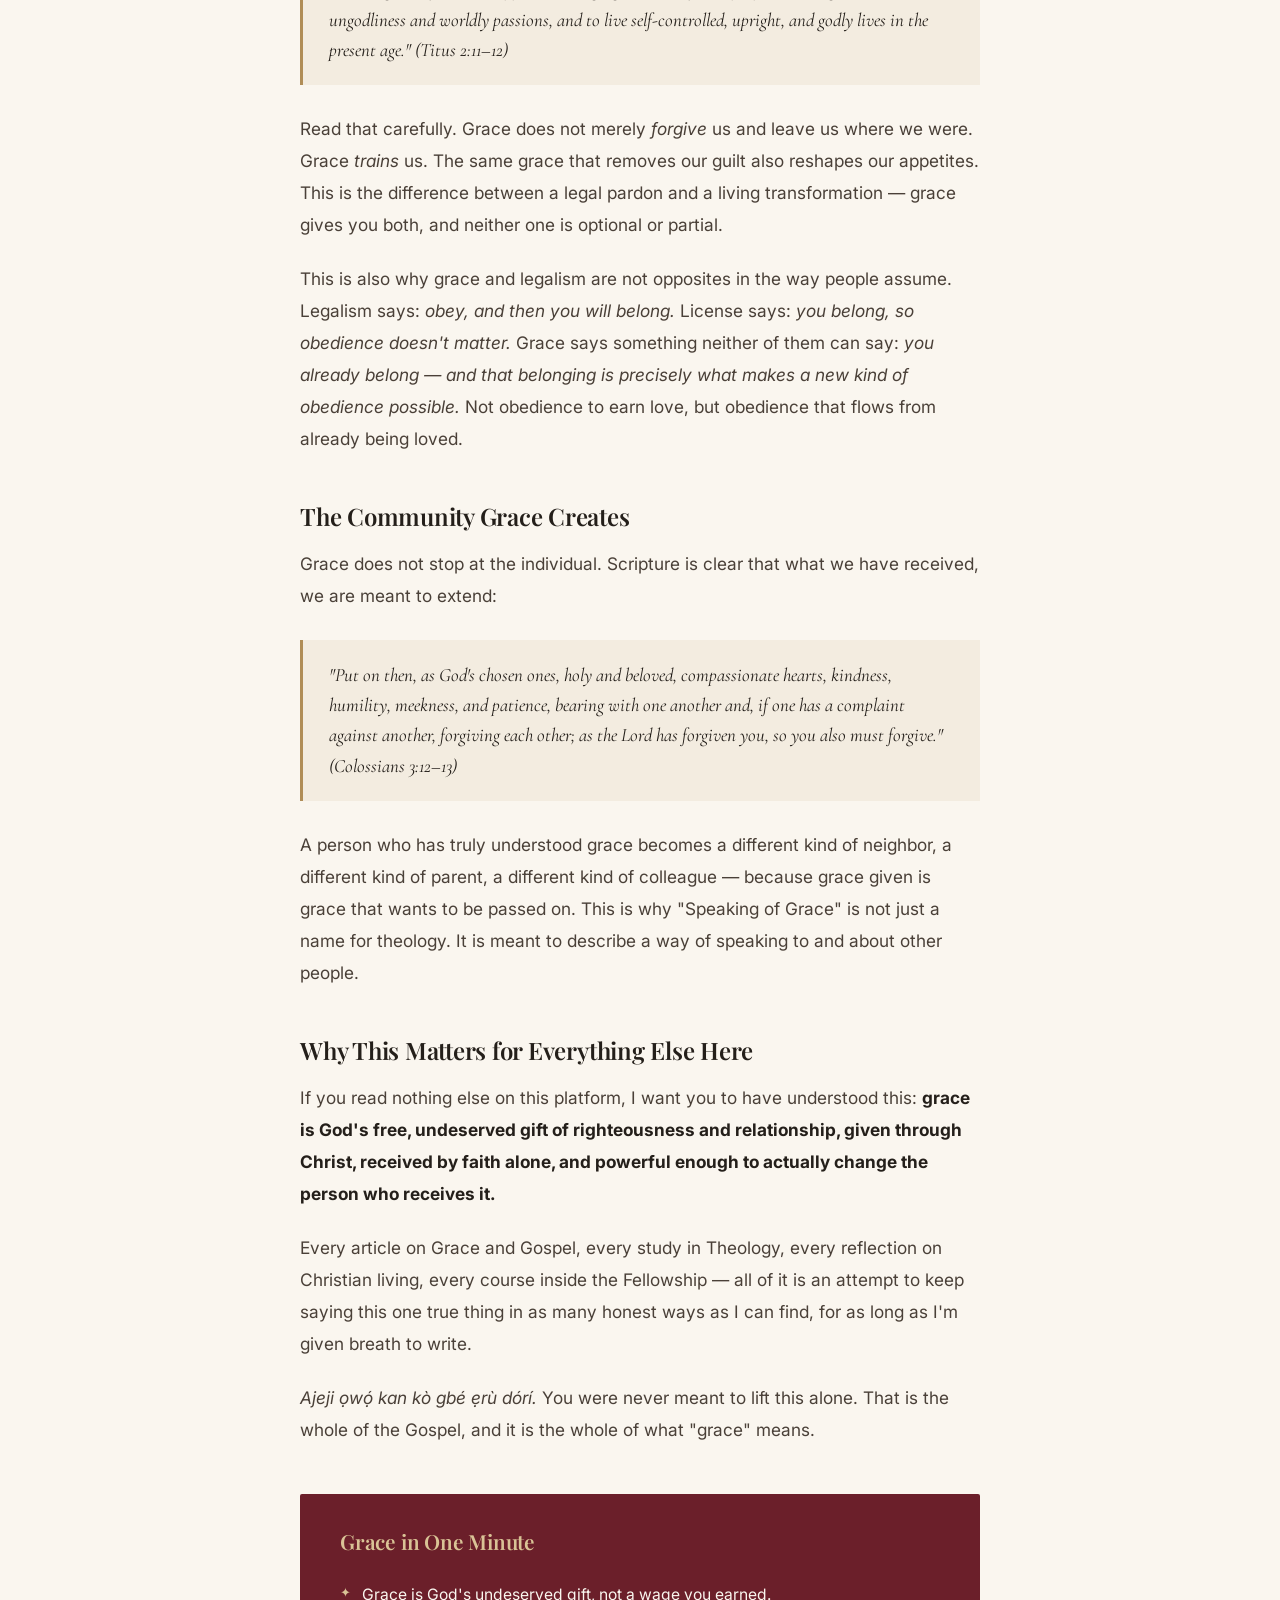
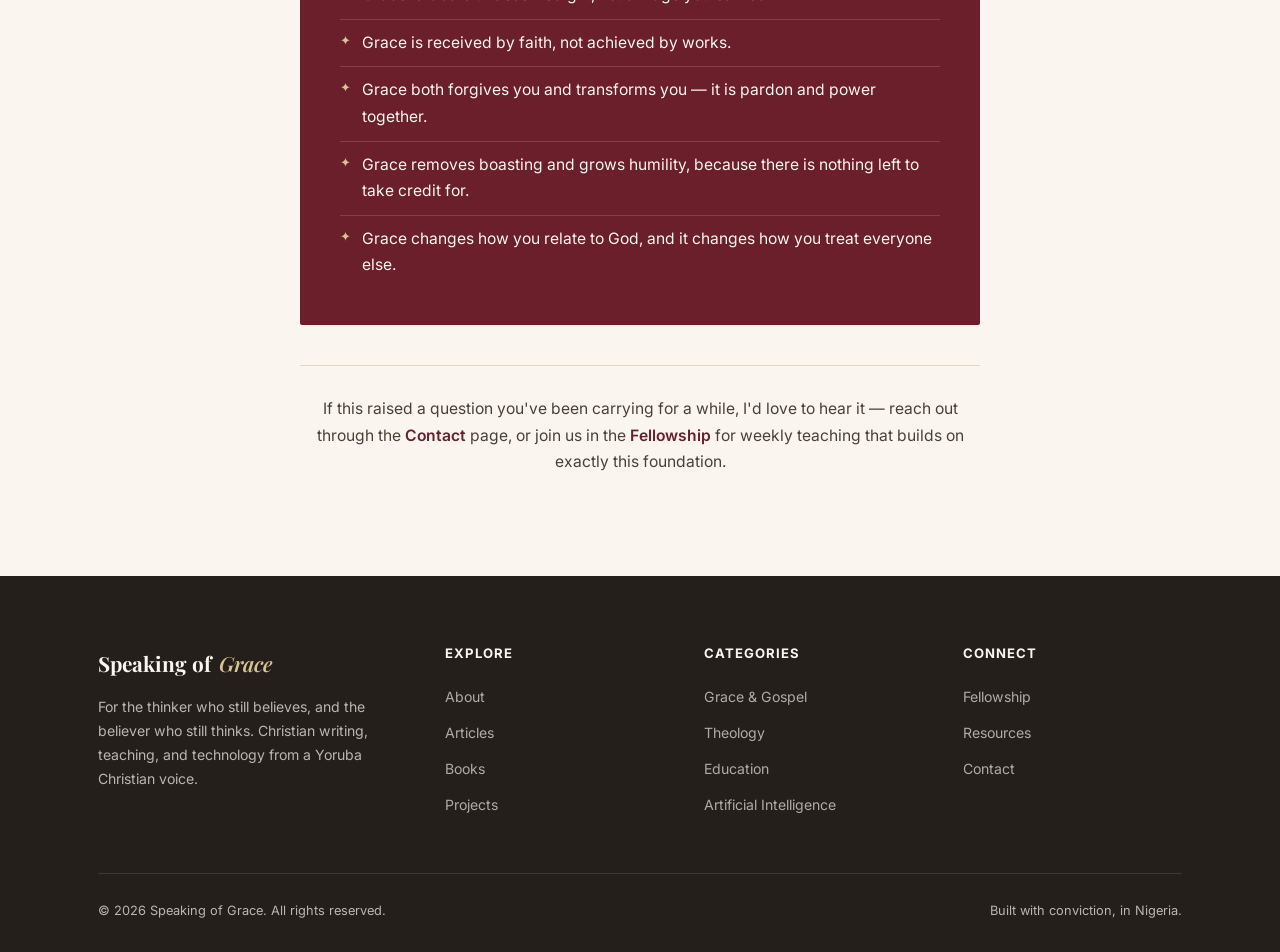
<file: what-is-grace.html>
<!DOCTYPE html>
<html lang="en">
<head>
<meta charset="UTF-8">
<meta name="viewport" content="width=device-width, initial-scale=1.0">
<title>What Is Grace? — Speaking of Grace</title>
<meta name="description" content="What is biblical grace? An honest look at Ephesians 2, Romans 3 and 5, Titus 2, and the parable of the prodigal son — and why grace is both gift and power.">
<link rel="icon" type="image/png" href="favicon.png">
<link rel="apple-touch-icon" href="apple-touch-icon.png">
<link rel="stylesheet" href="style.css">
</head>
<body>

<header class="site-header">
  <nav class="nav">
    <a href="index.html" class="brand"><img src="logo-icon.png" alt="Speaking of Grace" class="brand-icon">Speaking of <span>Grace</span></a>
    <ul class="nav-links">
      <li><a href="index.html">Home</a></li>
      <li><a href="about.html">About</a></li>
      <li><a href="articles.html" class="active">Articles</a></li>
      <li><a href="books.html">Books</a></li>
      <li><a href="projects.html">Projects</a></li>
      <li><a href="resources.html">Resources</a></li>
      <li><a href="fellowship.html">Fellowship</a></li>
      <li><a href="contact.html">Contact</a></li>
    </ul>
    <button class="nav-toggle" aria-label="Toggle menu"><span></span><span></span><span></span></button>
  </nav>
</header>

<section class="article-hero">
  <div class="container">
    <div class="cat">Grace &amp; Gospel &middot; Cornerstone Article</div>
    <h1>What Is Grace?</h1>
    <p class="article-meta">By Salt Oluyemi &middot; 9 min read</p>
  </div>
</section>

<section class="section">
  <div class="container">
    <div class="prose">

      <p>There is a Yoruba proverb my grandmother used to say: <em>"Ajeji ọwọ́ kan kò gbé ẹrù dórí."</em> A lone hand cannot lift a heavy load onto the head. It takes another hand, another back, another set of shoulders. You do not carry the heaviest things alone.</p>

      <p>I have come to believe that grace is God saying the same thing about your soul.</p>

      <h2>The Word We Use Too Easily</h2>

      <p>We say "grace" so often in church that it has become furniture — something in the room we no longer really see. We say grace before meals. We name our daughters Grace. We sing about amazing grace without pausing long enough to ask what, exactly, is so amazing about it.</p>

      <p>So let us slow down and ask the question honestly: <strong>what is grace?</strong></p>

      <p>Paul answers it plainly in his letter to the Ephesians:</p>

      <blockquote>"For by grace you have been saved through faith. And this is not your own doing; it is the gift of God, not a result of works, so that no one may boast." (Ephesians 2:8–9)</blockquote>

      <p>Grace is God's <em>unearned</em> favor toward people who did nothing to deserve it and could do nothing to earn it. Not a discount on a price you still had to pay. Not a head start you still had to finish. A gift, completely given, before you had anything to offer in return.</p>

      <p>That last phrase — <em>so that no one may boast</em> — is not a throwaway line. It is the whole point. Grace is designed, on purpose, to remove your ability to take credit. If you could have earned your way to God, you would spend forever quietly reminding Him of it. Grace closes that door before you can even reach for the handle.</p>

      <h2>Why This Is Hard to Receive</h2>

      <p>Here is what I have learned after twenty years of learning and relearning, and years wrestling with my own heart: human beings are far more comfortable earning than receiving.</p>

      <p>Earning feels safe because it feels controllable. If I perform well enough, pray hard enough, sin little enough, I can predict the outcome. I am in charge of my own outcome. Receiving, on the other hand, requires trust — it means someone else is in charge, and I simply open my hands.</p>

      <p>This is why Paul spends so much of Romans dismantling every human strategy for self-rescue before he ever gets to grace:</p>

      <blockquote>"None is righteous, no, not one... for all have sinned and fall short of the glory of God." (Romans 3:10, 23)</blockquote>

      <p>Notice the order. Before grace can be understood as a <em>gift</em>, the diagnosis has to be understood as <em>serious</em>. If sin were a minor stain, we would want soap, not salvation. But Scripture describes something closer to spiritual death — not a person who needs improvement, but a person who needs to be raised. Grace is only "amazing" once you have honestly faced what it was rescuing you from.</p>

      <h2>Grace Revealed at the Cross</h2>

      <p>Grace is not an abstract concept. It has a shape, and the shape is a cross.</p>

      <blockquote>"But God shows his love for us in that while we were still sinners, Christ died for us." (Romans 5:8)</blockquote>

      <p>Notice again: <em>while we were still sinners</em>. Not after we cleaned up. Not once we qualified. Christ did not wait at the finish line for us to arrive — He met us at the starting line, while we were still running the wrong direction entirely.</p>

      <p>Jesus told a story about this that I return to again and again — the parable of the prodigal son (Luke 15:11–32). Everyone remembers the younger son who wastes his inheritance and comes home in disgrace. Fewer people notice that the story has <em>two</em> lost sons. The younger brother is lost through obvious rebellion. The older brother — the one who stayed home, did everything right, and never left — is lost through something quieter: the belief that his obedience had earned him a standing his father owed him.</p>

      <p>Both sons needed grace. One needed to be forgiven. The other needed to realize he was never working for wages in the first place — he was already a son.</p>

      <p>That is the scandal in the title of the course growing out of this platform: <strong>grace is scandalous</strong> because it offends both the people who think they have failed too badly to receive it, and the people who think they have succeeded too well to need it.</p>

      <h2>Grace Is Not Permission — It Is Power</h2>

      <p>I want to address something honestly, because I have watched this misunderstanding do real damage: grace is not a license to stay the same.</p>

      <blockquote>"For the grace of God has appeared, bringing salvation for all people, training us to renounce ungodliness and worldly passions, and to live self-controlled, upright, and godly lives in the present age." (Titus 2:11–12)</blockquote>

      <p>Read that carefully. Grace does not merely <em>forgive</em> us and leave us where we were. Grace <em>trains</em> us. The same grace that removes our guilt also reshapes our appetites. This is the difference between a legal pardon and a living transformation — grace gives you both, and neither one is optional or partial.</p>

      <p>This is also why grace and legalism are not opposites in the way people assume. Legalism says: <em>obey, and then you will belong.</em> License says: <em>you belong, so obedience doesn't matter.</em> Grace says something neither of them can say: <em>you already belong — and that belonging is precisely what makes a new kind of obedience possible.</em> Not obedience to earn love, but obedience that flows from already being loved.</p>

      <h2>The Community Grace Creates</h2>

      <p>Grace does not stop at the individual. Scripture is clear that what we have received, we are meant to extend:</p>

      <blockquote>"Put on then, as God's chosen ones, holy and beloved, compassionate hearts, kindness, humility, meekness, and patience, bearing with one another and, if one has a complaint against another, forgiving each other; as the Lord has forgiven you, so you also must forgive." (Colossians 3:12–13)</blockquote>

      <p>A person who has truly understood grace becomes a different kind of neighbor, a different kind of parent, a different kind of colleague — because grace given is grace that wants to be passed on. This is why "Speaking of Grace" is not just a name for theology. It is meant to describe a way of speaking to and about other people.</p>

      <h2>Why This Matters for Everything Else Here</h2>

      <p>If you read nothing else on this platform, I want you to have understood this: <strong>grace is God's free, undeserved gift of righteousness and relationship, given through Christ, received by faith alone, and powerful enough to actually change the person who receives it.</strong></p>

      <p>Every article on Grace and Gospel, every study in Theology, every reflection on Christian living, every course inside the Fellowship — all of it is an attempt to keep saying this one true thing in as many honest ways as I can find, for as long as I'm given breath to write.</p>

      <p><em>Ajeji ọwọ́ kan kò gbé ẹrù dórí.</em> You were never meant to lift this alone. That is the whole of the Gospel, and it is the whole of what "grace" means.</p>

    </div>

    <div class="summary-box">
      <h2>Grace in One Minute</h2>
      <ul>
        <li>Grace is God's undeserved gift, not a wage you earned.</li>
        <li>Grace is received by faith, not achieved by works.</li>
        <li>Grace both forgives you and transforms you — it is pardon and power together.</li>
        <li>Grace removes boasting and grows humility, because there is nothing left to take credit for.</li>
        <li>Grace changes how you relate to God, and it changes how you treat everyone else.</li>
      </ul>
    </div>

    <div class="article-cta">
      <p>If this raised a question you've been carrying for a while, I'd love to hear it — reach out through the <a href="contact.html">Contact</a> page, or join us in the <a href="fellowship.html">Fellowship</a> for weekly teaching that builds on exactly this foundation.</p>
    </div>

  </div>
</section>

<footer class="site-footer">
  <div class="container">
    <div class="footer-grid">
      <div class="footer-brand">
        <a href="index.html" class="brand">Speaking of <span>Grace</span></a>
        <p>For the thinker who still believes, and the believer who still thinks. Christian writing, teaching, and technology from a Yoruba Christian voice.</p>
      </div>
      <div class="footer-col">
        <h4>Explore</h4>
        <a href="about.html">About</a>
        <a href="articles.html">Articles</a>
        <a href="books.html">Books</a>
        <a href="projects.html">Projects</a>
      </div>
      <div class="footer-col">
        <h4>Categories</h4>
        <a href="articles.html">Grace &amp; Gospel</a>
        <a href="articles.html">Theology</a>
        <a href="articles.html">Education</a>
        <a href="articles.html">Artificial Intelligence</a>
      </div>
      <div class="footer-col">
        <h4>Connect</h4>
        <a href="fellowship.html">Fellowship</a>
        <a href="resources.html">Resources</a>
        <a href="contact.html">Contact</a>
      </div>
    </div>
    <div class="footer-bottom">
      <span>&copy; 2026 Speaking of Grace. All rights reserved.</span>
      <span>Built with conviction, in Nigeria.</span>
    </div>
  </div>
</footer>

<script src="main.js"></script>
</body>
</html>
</file>
<file: style.css>
/* ==========================================================================
   Speaking of Grace — Design System
   "For the Thinker Who Still Believes. And the Believer Who Still Thinks."
   ========================================================================== */

@import url('https://fonts.googleapis.com/css2?family=Playfair+Display:ital,wght@0,400;0,500;0,600;0,700;0,800;1,400;1,500&family=Inter:wght@300;400;500;600;700&family=Cormorant+Garamond:ital,wght@0,500;0,600;1,400&display=swap');

:root {
  /* Palette — warm, editorial, restrained */
  --cream:        #faf6ef;
  --paper:        #f3ece0;
  --ink:          #241f1a;
  --ink-soft:     #4a4038;
  --ink-faint:    #8a7f72;
  --burgundy:     #6b1f2a;
  --burgundy-deep:#4a1620;
  --gold:         #b08d57;
  --gold-light:   #d9c396;
  --line:         #e2d8c6;
  --white:        #ffffff;

  --serif: 'Playfair Display', Georgia, serif;
  --accent-serif: 'Cormorant Garamond', Georgia, serif;
  --sans: 'Inter', -apple-system, BlinkMacSystemFont, sans-serif;

  --max-width: 1140px;
  --radius: 2px;
  --shadow-soft: 0 8px 30px rgba(36, 31, 26, 0.06);
  --shadow-lift: 0 16px 48px rgba(36, 31, 26, 0.12);
  --transition: 0.35s cubic-bezier(0.22, 1, 0.36, 1);
}

* { margin: 0; padding: 0; box-sizing: border-box; }

html { scroll-behavior: smooth; }

body {
  font-family: var(--sans);
  background: var(--cream);
  color: var(--ink);
  line-height: 1.7;
  font-weight: 400;
  -webkit-font-smoothing: antialiased;
  overflow-x: hidden;
}

img { max-width: 100%; display: block; }
a { color: inherit; text-decoration: none; }
ul { list-style: none; }

h1, h2, h3, h4 {
  font-family: var(--serif);
  font-weight: 600;
  color: var(--ink);
  line-height: 1.15;
  letter-spacing: -0.01em;
}

.container {
  max-width: var(--max-width);
  margin: 0 auto;
  padding: 0 28px;
}

.eyebrow {
  display: inline-flex;
  align-items: center;
  gap: 10px;
  font-family: var(--sans);
  font-size: 0.72rem;
  letter-spacing: 0.22em;
  text-transform: uppercase;
  color: var(--burgundy);
  font-weight: 600;
  margin-bottom: 16px;
}
.eyebrow::before {
  content: '';
  width: 28px;
  height: 1px;
  background: var(--gold);
}

.section {
  padding: 100px 0;
  position: relative;
}
.section-tight { padding: 64px 0; }
.section-alt { background: var(--paper); }

.section-head {
  max-width: 640px;
  margin: 0 auto 56px;
  text-align: center;
}
.section-head h2 {
  font-size: clamp(1.9rem, 3.6vw, 2.7rem);
  margin-bottom: 14px;
}
.section-head p {
  color: var(--ink-soft);
  font-size: 1.05rem;
}
.section-head.left {
  margin: 0 0 48px;
  text-align: left;
}

/* ---------- Buttons ---------- */
.btn {
  display: inline-flex;
  align-items: center;
  gap: 10px;
  padding: 15px 30px;
  font-family: var(--sans);
  font-size: 0.85rem;
  font-weight: 600;
  letter-spacing: 0.03em;
  border-radius: var(--radius);
  border: 1px solid transparent;
  cursor: pointer;
  transition: var(--transition);
  white-space: nowrap;
}
.btn-primary {
  background: var(--burgundy);
  color: var(--cream);
}
.btn-primary:hover {
  background: var(--burgundy-deep);
  transform: translateY(-2px);
  box-shadow: var(--shadow-soft);
}
.btn-outline {
  background: transparent;
  border-color: var(--ink);
  color: var(--ink);
}
.btn-outline:hover {
  background: var(--ink);
  color: var(--cream);
  transform: translateY(-2px);
}
.btn-gold {
  background: transparent;
  border-color: var(--gold);
  color: var(--burgundy);
}
.btn-gold:hover {
  background: var(--gold);
  color: var(--white);
}
.btn-sm { padding: 10px 20px; font-size: 0.78rem; }
.btn-block { width: 100%; justify-content: center; }

/* ---------- Header / Nav ---------- */
.site-header {
  position: fixed;
  top: 0; left: 0; right: 0;
  z-index: 1000;
  background: rgba(250, 246, 239, 0.98);
  border-bottom: 1px solid transparent;
  transition: var(--transition);
}
.site-header.scrolled {
  border-bottom-color: var(--line);
  box-shadow: var(--shadow-soft);
}
.nav {
  display: flex;
  align-items: center;
  justify-content: space-between;
  padding: 20px 28px;
  max-width: var(--max-width);
  margin: 0 auto;
}
.brand {
  font-family: var(--serif);
  font-size: 1.3rem;
  font-weight: 700;
  color: var(--ink);
  display: flex;
  align-items: center;
  gap: 8px;
}
.brand-icon {
  height: 34px;
  width: auto;
  display: block;
}
.brand span { color: var(--burgundy); font-style: italic; font-weight: 600; }

.nav-links {
  display: flex;
  gap: 34px;
  align-items: center;
}
.nav-links a {
  font-size: 0.86rem;
  font-weight: 500;
  color: var(--ink-soft);
  position: relative;
  padding: 4px 0;
  transition: var(--transition);
}
.nav-links a:hover, .nav-links a.active { color: var(--burgundy); }
.nav-links a.active::after {
  content: '';
  position: absolute;
  bottom: -4px; left: 0; right: 0;
  height: 2px;
  background: var(--gold);
}

.nav-toggle {
  display: none;
  flex-direction: column;
  gap: 5px;
  background: none;
  border: none;
  cursor: pointer;
  padding: 6px;
}
.nav-toggle span {
  width: 24px; height: 2px;
  background: var(--ink);
  transition: var(--transition);
}

/* ---------- Hero ---------- */
.hero {
  padding: 190px 0 120px;
  position: relative;
  background:
    radial-gradient(ellipse at top right, rgba(176,141,87,0.10), transparent 55%),
    radial-gradient(ellipse at bottom left, rgba(107,31,42,0.06), transparent 55%);
}
.hero-inner {
  max-width: 760px;
  margin: 0 auto;
  text-align: center;
}
.hero h1 {
  font-size: clamp(2.6rem, 7vw, 4.6rem);
  margin-bottom: 20px;
}
.hero .tagline {
  font-family: var(--accent-serif);
  font-style: italic;
  font-size: clamp(1.2rem, 2.6vw, 1.6rem);
  color: var(--burgundy);
  margin-bottom: 26px;
}
.hero .mission {
  font-size: 1.08rem;
  color: var(--ink-soft);
  max-width: 560px;
  margin: 0 auto 42px;
}
.hero-actions {
  display: flex;
  gap: 16px;
  justify-content: center;
  flex-wrap: wrap;
}
.hero-divider {
  width: 60px; height: 2px;
  background: var(--gold);
  margin: 46px auto 0;
}

/* ---------- Page header (inner pages) ---------- */
.page-hero {
  padding: 170px 0 70px;
  text-align: center;
  border-bottom: 1px solid var(--line);
}
.page-hero h1 { font-size: clamp(2.2rem, 5vw, 3.2rem); margin-bottom: 12px; }
.page-hero p { color: var(--ink-soft); max-width: 560px; margin: 0 auto; font-size: 1.05rem; }

/* ---------- Cards: general ---------- */
.card {
  background: var(--white);
  border: 1px solid var(--line);
  border-radius: var(--radius);
  transition: var(--transition);
}
.card:hover {
  transform: translateY(-4px);
  box-shadow: var(--shadow-lift);
  border-color: var(--gold-light);
}

/* ---------- Grid utility ---------- */
.grid { display: grid; gap: 30px; }
.grid-3 { grid-template-columns: repeat(3, 1fr); }
.grid-2 { grid-template-columns: repeat(2, 1fr); }
.grid-4 { grid-template-columns: repeat(4, 1fr); }

/* ---------- Pillars (Home) ---------- */
.pillars {
  display: grid;
  grid-template-columns: repeat(4, 1fr);
  gap: 1px;
  background: var(--line);
  border: 1px solid var(--line);
}
.pillar {
  background: var(--cream);
  padding: 42px 30px;
  text-align: center;
  transition: var(--transition);
}
.pillar:hover { background: var(--white); }
.pillar .icon {
  font-family: var(--serif);
  font-size: 2rem;
  color: var(--burgundy);
  margin-bottom: 14px;
  font-style: italic;
}
.pillar h3 { font-size: 1.05rem; margin-bottom: 8px; }
.pillar p { font-size: 0.88rem; color: var(--ink-faint); }

/* ---------- Article cards ---------- */
.filter-bar {
  display: flex;
  flex-wrap: wrap;
  gap: 10px;
  justify-content: center;
  margin-bottom: 50px;
}
.filter-chip {
  padding: 9px 18px;
  border: 1px solid var(--line);
  border-radius: 30px;
  font-size: 0.8rem;
  font-weight: 500;
  color: var(--ink-soft);
  cursor: pointer;
  background: var(--white);
  transition: var(--transition);
}
.filter-chip:hover { border-color: var(--gold); color: var(--burgundy); }
.filter-chip.active {
  background: var(--burgundy);
  color: var(--cream);
  border-color: var(--burgundy);
}

.article-card {
  padding: 34px;
  display: flex;
  flex-direction: column;
  height: 100%;
}
.article-card .cat {
  font-size: 0.7rem;
  letter-spacing: 0.1em;
  text-transform: uppercase;
  color: var(--burgundy);
  font-weight: 700;
  margin-bottom: 14px;
}
.article-card h3 {
  font-size: 1.28rem;
  margin-bottom: 12px;
}
.article-card p {
  color: var(--ink-soft);
  font-size: 0.94rem;
  flex-grow: 1;
  margin-bottom: 18px;
}
.article-card .meta {
  font-size: 0.78rem;
  color: var(--ink-faint);
  border-top: 1px solid var(--line);
  padding-top: 16px;
  display: flex;
  justify-content: space-between;
}
.article-card .read-more {
  font-weight: 600;
  color: var(--burgundy);
}

/* ---------- Single Article Page ---------- */
.article-hero {
  padding: 170px 0 50px;
  border-bottom: 1px solid var(--line);
  text-align: center;
}
.article-hero .cat {
  font-size: 0.72rem;
  letter-spacing: 0.1em;
  text-transform: uppercase;
  color: var(--burgundy);
  font-weight: 700;
  margin-bottom: 16px;
}
.article-hero h1 {
  font-size: clamp(2rem, 5vw, 2.9rem);
  max-width: 760px;
  margin: 0 auto 20px;
}
.article-hero .article-meta {
  color: var(--ink-faint);
  font-size: 0.9rem;
}

.prose {
  max-width: 680px;
  margin: 0 auto;
  font-size: 1.08rem;
  line-height: 1.85;
  color: var(--ink-soft);
}
.prose h2 {
  font-size: 1.5rem;
  color: var(--ink);
  margin: 48px 0 18px;
}
.prose p { margin-bottom: 22px; }
.prose strong { color: var(--ink); font-weight: 700; }
.prose em { font-style: italic; }
.prose a { color: var(--burgundy); text-decoration: underline; text-underline-offset: 3px; }

.prose blockquote {
  margin: 28px 0;
  padding: 20px 26px;
  background: var(--paper);
  border-left: 3px solid var(--gold);
  font-family: var(--accent-serif);
  font-style: italic;
  font-size: 1.18rem;
  color: var(--ink);
  line-height: 1.6;
}

.summary-box {
  max-width: 680px;
  margin: 48px auto 0;
  background: var(--burgundy);
  color: var(--cream);
  padding: 36px 40px;
  border-radius: var(--radius);
}
.summary-box h2 {
  color: var(--gold-light);
  font-size: 1.3rem;
  margin-bottom: 18px;
}
.summary-box ul { margin: 0; }
.summary-box li {
  padding: 10px 0;
  border-bottom: 1px solid rgba(250,246,239,0.15);
  font-size: 0.98rem;
  padding-left: 22px;
  position: relative;
}
.summary-box li:last-child { border-bottom: none; }
.summary-box li::before {
  content: '✦';
  position: absolute;
  left: 0;
  color: var(--gold-light);
  font-size: 0.8rem;
}

.article-cta {
  max-width: 680px;
  margin: 40px auto 0;
  padding-top: 30px;
  border-top: 1px solid var(--line);
  text-align: center;
  font-size: 0.98rem;
  color: var(--ink-soft);
}
.article-cta a { color: var(--burgundy); font-weight: 600; }

/* ---------- Books ---------- */
.book-tabs {
  display: flex;
  justify-content: center;
  gap: 6px;
  margin-bottom: 50px;
  flex-wrap: wrap;
}
.book-tab {
  padding: 12px 24px;
  font-size: 0.85rem;
  font-weight: 600;
  color: var(--ink-soft);
  border-bottom: 2px solid transparent;
  cursor: pointer;
  transition: var(--transition);
}
.book-tab:hover { color: var(--burgundy); }
.book-tab.active { color: var(--burgundy); border-color: var(--gold); }

.book-panel { display: none; }
.book-panel.active { display: grid; }

.book-card {
  padding: 0;
  overflow: hidden;
  display: flex;
  flex-direction: column;
}
.book-cover {
  height: 220px;
  background: linear-gradient(135deg, var(--burgundy) 0%, var(--burgundy-deep) 100%);
  display: flex;
  align-items: center;
  justify-content: center;
  text-align: center;
  padding: 20px;
  position: relative;
  overflow: hidden;
}
.book-cover::before {
  content: '';
  position: absolute;
  inset: 10px;
  border: 1px solid rgba(217, 195, 150, 0.4);
}
.book-cover span {
  font-family: var(--serif);
  color: var(--gold-light);
  font-size: 1.15rem;
  font-style: italic;
  line-height: 1.3;
  position: relative;
  z-index: 1;
}
.book-info { padding: 26px; display: flex; flex-direction: column; flex-grow: 1; }
.book-info .tag {
  font-size: 0.68rem;
  letter-spacing: 0.08em;
  text-transform: uppercase;
  color: var(--ink-faint);
  margin-bottom: 8px;
}
.book-info h3 { font-size: 1.1rem; margin-bottom: 10px; }
.book-info p { font-size: 0.88rem; color: var(--ink-soft); margin-bottom: 18px; flex-grow: 1; }
.book-info .price {
  font-family: var(--serif);
  color: var(--burgundy);
  font-weight: 700;
  margin-bottom: 14px;
}

.featured-split-card {
  display: flex;
  gap: 0;
  overflow: hidden;
}

/* ---------- Projects ---------- */
.project-card {
  padding: 36px;
  display: flex;
  flex-direction: column;
  height: 100%;
}
.project-badge {
  width: 52px; height: 52px;
  border-radius: 50%;
  background: var(--paper);
  border: 1px solid var(--gold-light);
  display: flex;
  align-items: center;
  justify-content: center;
  font-family: var(--serif);
  font-weight: 700;
  color: var(--burgundy);
  font-size: 1.3rem;
  margin-bottom: 22px;
}
.project-card h3 { font-size: 1.3rem; margin-bottom: 6px; }
.project-card .subtitle {
  font-size: 0.82rem;
  color: var(--gold);
  font-weight: 600;
  letter-spacing: 0.03em;
  margin-bottom: 16px;
}
.project-card p { color: var(--ink-soft); font-size: 0.94rem; margin-bottom: 20px; flex-grow: 1; }
.project-tags { display: flex; flex-wrap: wrap; gap: 8px; margin-bottom: 22px; }
.project-tags span {
  font-size: 0.72rem;
  padding: 5px 12px;
  background: var(--paper);
  border-radius: 20px;
  color: var(--ink-soft);
}
.project-status {
  font-size: 0.78rem;
  font-weight: 600;
  padding: 6px 14px;
  border-radius: 20px;
  display: inline-block;
  width: fit-content;
  margin-bottom: 18px;
}
.status-live { background: #eaf2ea; color: #2e6b3e; }
.status-progress { background: #f6ecd8; color: #8a5a1a; }
.status-future { background: #ece7f2; color: #5a4a8a; }

.project-card.future {
  border-style: dashed;
  display: flex;
  align-items: center;
  justify-content: center;
  text-align: center;
  color: var(--ink-faint);
}

/* ---------- Resources ---------- */
.resource-tabs-wrap { margin-top: 10px; }
.resource-card {
  padding: 40px;
}
.resource-card ul { margin-top: 20px; }
.resource-card li {
  padding: 12px 0;
  border-bottom: 1px solid var(--line);
  display: flex;
  justify-content: space-between;
  align-items: center;
  font-size: 0.95rem;
}
.resource-card li:last-child { border-bottom: none; }
.resource-card li .name { font-weight: 500; }
.resource-card li .link { color: var(--burgundy); font-size: 0.82rem; font-weight: 600; }

.audience-nav {
  display: grid;
  grid-template-columns: repeat(4, 1fr);
  gap: 14px;
  margin-bottom: 50px;
}
.audience-btn {
  padding: 22px 16px;
  text-align: center;
  border: 1px solid var(--line);
  background: var(--white);
  cursor: pointer;
  transition: var(--transition);
  font-family: var(--sans);
}
.audience-btn .emoji { font-size: 1.6rem; display: block; margin-bottom: 8px; }
.audience-btn strong { display: block; font-size: 0.92rem; color: var(--ink); }
.audience-btn:hover { border-color: var(--gold); }
.audience-btn.active { background: var(--burgundy); border-color: var(--burgundy); }
.audience-btn.active strong, .audience-btn.active { color: var(--cream); }

.resource-panel { display: none; }
.resource-panel.active { display: block; }

/* ---------- Contact ---------- */
.contact-grid {
  display: grid;
  grid-template-columns: 1fr 1.2fr;
  gap: 60px;
  align-items: start;
}
.contact-info h3 { font-size: 1.3rem; margin-bottom: 16px; }
.contact-info p { color: var(--ink-soft); margin-bottom: 30px; }
.contact-line {
  display: flex;
  gap: 14px;
  align-items: center;
  padding: 16px 0;
  border-bottom: 1px solid var(--line);
}
.contact-line .label {
  font-size: 0.72rem;
  text-transform: uppercase;
  letter-spacing: 0.08em;
  color: var(--ink-faint);
  min-width: 90px;
}
.contact-line .value { font-weight: 500; }
.social-row { display: flex; gap: 14px; margin-top: 30px; }
.social-circle {
  width: 44px; height: 44px;
  border-radius: 50%;
  border: 1px solid var(--line);
  display: flex;
  align-items: center;
  justify-content: center;
  font-size: 0.85rem;
  font-weight: 600;
  color: var(--burgundy);
  transition: var(--transition);
}
.social-circle:hover { background: var(--burgundy); color: var(--cream); border-color: var(--burgundy); }

.form-group { margin-bottom: 22px; }
.form-group label {
  display: block;
  font-size: 0.8rem;
  font-weight: 600;
  margin-bottom: 8px;
  color: var(--ink-soft);
}
.form-group input,
.form-group select,
.form-group textarea {
  width: 100%;
  padding: 14px 16px;
  border: 1px solid var(--line);
  background: var(--white);
  font-family: var(--sans);
  font-size: 0.94rem;
  color: var(--ink);
  border-radius: var(--radius);
  transition: var(--transition);
}
.form-group input:focus,
.form-group select:focus,
.form-group textarea:focus {
  outline: none;
  border-color: var(--gold);
  box-shadow: 0 0 0 3px rgba(176,141,87,0.14);
}
.form-group textarea { resize: vertical; min-height: 140px; }
.form-status {
  margin-top: 16px;
  font-size: 0.88rem;
  font-weight: 500;
  display: none;
}
.form-status.show { display: block; }
.form-status.ok { color: #2e6b3e; }

/* ---------- Newsletter strip ---------- */
.newsletter {
  background: var(--burgundy);
  color: var(--cream);
  padding: 60px 0;
}
.newsletter .container {
  display: flex;
  align-items: center;
  justify-content: space-between;
  gap: 30px;
  flex-wrap: wrap;
}
.newsletter h3 { color: var(--cream); font-size: 1.5rem; margin-bottom: 6px; }
.newsletter p { color: rgba(250,246,239,0.75); font-size: 0.94rem; }
.newsletter-form { display: flex; gap: 10px; flex-wrap: wrap; }
.newsletter-form input {
  padding: 13px 18px;
  border: 1px solid rgba(250,246,239,0.3);
  background: rgba(250,246,239,0.08);
  color: var(--cream);
  min-width: 240px;
  border-radius: var(--radius);
}
.newsletter-form input::placeholder { color: rgba(250,246,239,0.5); }
.newsletter-form input:focus { outline: none; border-color: var(--gold-light); }
.newsletter-form .btn { background: var(--gold); border-color: var(--gold); color: var(--burgundy-deep); }
.newsletter-form .btn:hover { background: var(--gold-light); }

/* ---------- Footer ---------- */
.site-footer {
  background: var(--ink);
  color: rgba(250,246,239,0.7);
  padding: 70px 0 30px;
}
.footer-grid {
  display: grid;
  grid-template-columns: 1.4fr 1fr 1fr 1fr;
  gap: 40px;
  margin-bottom: 50px;
}
.footer-brand .brand { color: var(--cream); margin-bottom: 14px; }
.footer-brand .brand span { color: var(--gold-light); }
.footer-brand p { font-size: 0.88rem; line-height: 1.7; max-width: 280px; }
.footer-col h4 {
  color: var(--cream);
  font-size: 0.82rem;
  letter-spacing: 0.08em;
  text-transform: uppercase;
  margin-bottom: 18px;
  font-family: var(--sans);
  font-weight: 700;
}
.footer-col a {
  display: block;
  font-size: 0.88rem;
  padding: 6px 0;
  color: rgba(250,246,239,0.65);
  transition: var(--transition);
}
.footer-col a:hover { color: var(--gold-light); }
.footer-bottom {
  border-top: 1px solid rgba(250,246,239,0.12);
  padding-top: 26px;
  display: flex;
  justify-content: space-between;
  flex-wrap: wrap;
  gap: 12px;
  font-size: 0.8rem;
}

/* ---------- Reveal animation ---------- */
.reveal {
  opacity: 0;
  transform: translateY(24px);
  transition: opacity 0.8s ease, transform 0.8s ease;
}
.reveal.in { opacity: 1; transform: translateY(0); }

/* ---------- Responsive ---------- */
@media (max-width: 980px) {
  .grid-4 { grid-template-columns: repeat(2, 1fr); }
  .grid-3 { grid-template-columns: repeat(2, 1fr); }
  .pillars { grid-template-columns: repeat(2, 1fr); }
  .footer-grid { grid-template-columns: 1fr 1fr; }
  .contact-grid { grid-template-columns: 1fr; }
  .audience-nav { grid-template-columns: repeat(2, 1fr); }
}

@media (max-width: 720px) {
  .nav-links {
    position: fixed;
    top: 68px; left: 0; right: 0;
    background: var(--cream);
    flex-direction: column;
    gap: 0;
    border-bottom: 1px solid var(--line);
    transform: translateY(-20px);
    opacity: 0;
    visibility: hidden;
    pointer-events: none;
    transition: transform var(--transition), opacity var(--transition), visibility var(--transition);
    box-shadow: var(--shadow-soft);
    z-index: 999;
  }
  .nav-links.open {
    transform: translateY(0);
    opacity: 1;
    visibility: visible;
    pointer-events: auto;
  }
  .nav-links a {
    width: 100%;
    display: block;
    padding: 13px 28px;
    border-bottom: 1px solid var(--line);
    box-sizing: border-box;
    touch-action: manipulation;
    -webkit-tap-highlight-color: rgba(107, 31, 42, 0.08);
  }
  .nav-links a.active {
    background: var(--paper);
    font-weight: 700;
    border-left: 3px solid var(--gold);
    padding-left: 25px;
  }
  .nav-toggle { display: flex; }
  .nav-toggle.open span:nth-child(1) { transform: translateY(7px) rotate(45deg); }
  .nav-toggle.open span:nth-child(2) { opacity: 0; }
  .nav-toggle.open span:nth-child(3) { transform: translateY(-7px) rotate(-45deg); }
  .grid-4, .grid-3, .grid-2 { grid-template-columns: 1fr; }
  .pillars { grid-template-columns: 1fr; }
  .footer-grid { grid-template-columns: 1fr; gap: 30px; }
  .audience-nav { grid-template-columns: 1fr 1fr; }
  .hero { padding: 150px 0 80px; }
  .page-hero { padding: 140px 0 50px; }
  .section { padding: 70px 0; }
  .newsletter .container { flex-direction: column; align-items: flex-start; }
  .featured-split-card {
    flex-direction: column;
  }
  .featured-split-card .book-cover {
    width: 100% !important;
    min-height: 180px !important;
  }
}
</file>
